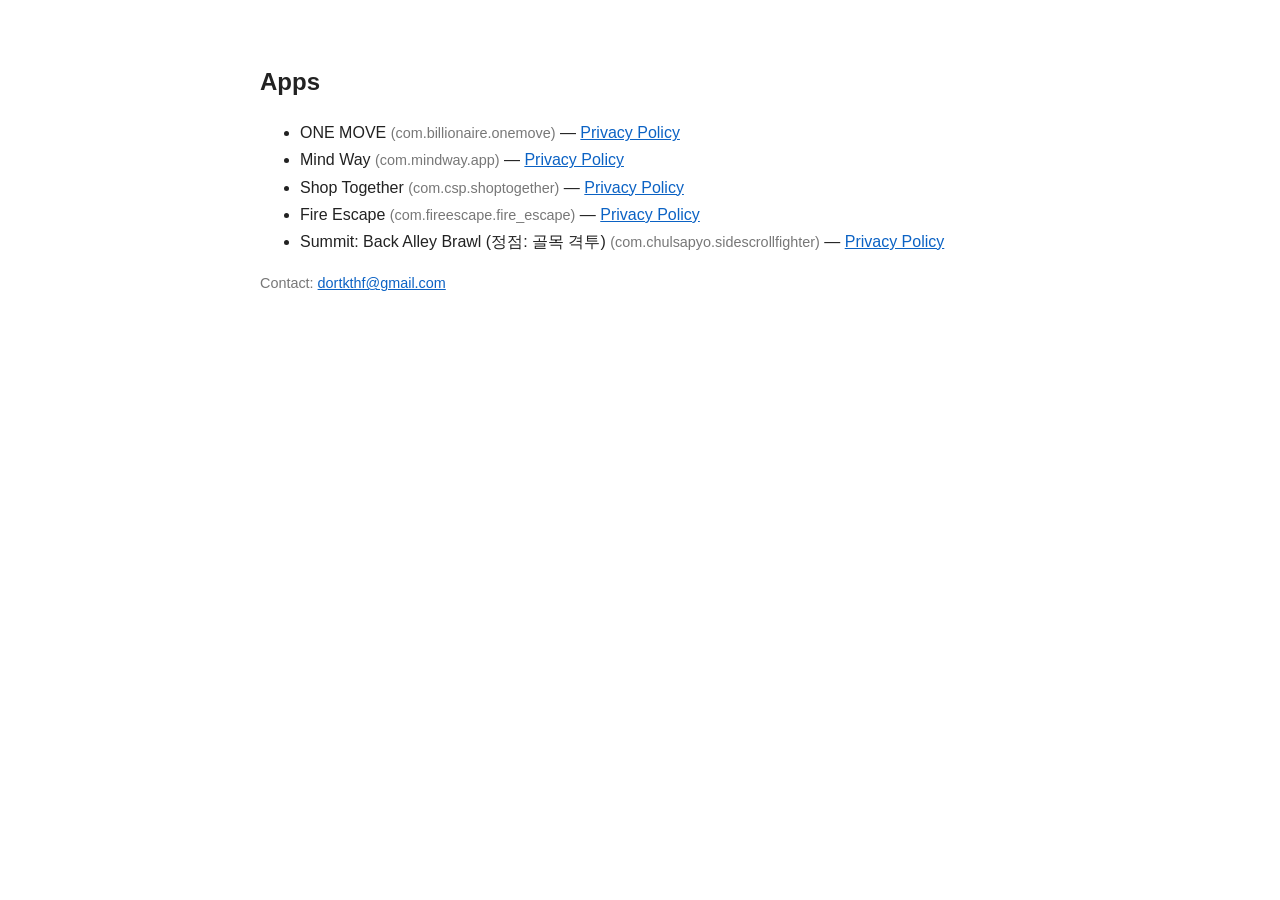
<file: index.html>
<!DOCTYPE html>
<html lang="ko">
<head>
<meta charset="utf-8" />
<meta name="viewport" content="width=device-width, initial-scale=1" />
<title>Apps</title>
<link rel="stylesheet" href="privacy.css" />
</head>
<body>

<h1>Apps</h1>

<!--
  One folder per app, one policy per app. A policy has to describe what that app actually does, and
  these two do not do the same things: ONE MOVE carries AdMob and in-app purchases, Mind Way uses no
  network at all. They are separate documents for that reason.

  ONE MOVE's page is generated from ../privacy.js, which holds the eighteen translations once and
  takes the app name and its ads/iap flags as configuration -- so an app whose data handling matches
  those sections costs one small file. Mind Way's page is standalone, because its data handling does
  not match them; sharing the file would have meant a policy that says things about it that are not
  true.
-->
<ul>
  <li>ONE MOVE <span class="meta">(com.billionaire.onemove)</span>
      &mdash; <a href="one-move/privacy.html">Privacy Policy</a></li>
  <li>Mind Way <span class="meta">(com.mindway.app)</span>
      &mdash; <a href="mindway/privacy.html">Privacy Policy</a></li>
  <li>Shop Together <span class="meta">(com.csp.shoptogether)</span>
      &mdash; <a href="shoptogether/privacy.html">Privacy Policy</a></li>
  <li>Fire Escape <span class="meta">(com.fireescape.fire_escape)</span>
      &mdash; <a href="fireescape/privacy.html">Privacy Policy</a></li>
  <li>Summit: Back Alley Brawl (정점: 골목 격투) <span class="meta">(com.chulsapyo.sidescrollfighter)</span>
      &mdash; <a href="summit/privacy.html">Privacy Policy</a></li>
</ul>

<footer>
  <p class="meta">Contact: <a href="mailto:dortkthf@gmail.com">dortkthf@gmail.com</a></p>
</footer>

</body>
</html>
</file>
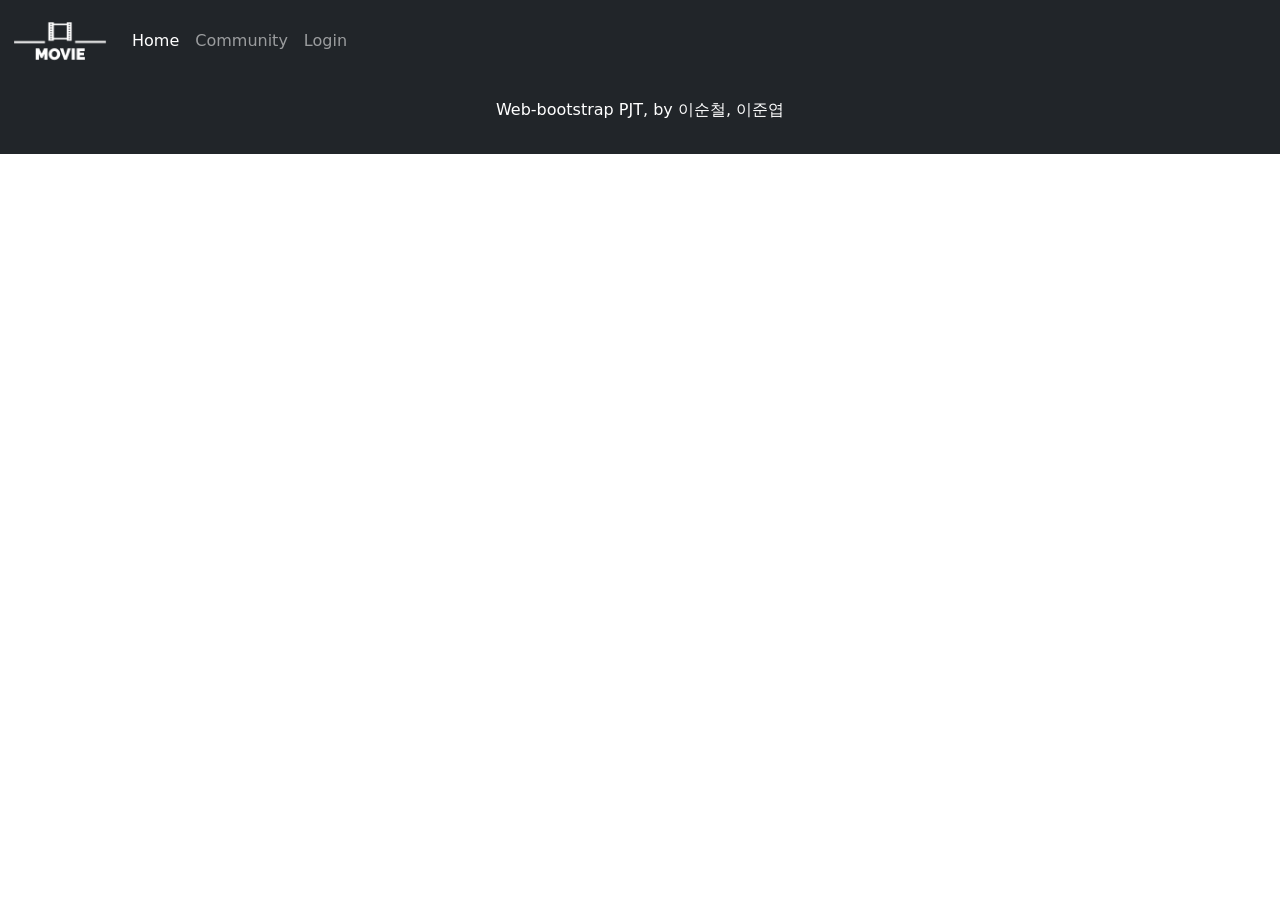
<file: 01_nav_footer.html>
<!DOCTYPE html>
<html lang="ko">
<head>
    <meta charset="UTF-8">
    <meta http-equiv="X-UA-Compatible" content="IE=edge">
    <meta name="viewport" content="width=device-width, initial-scale=1.0">
    <link href="https://cdn.jsdelivr.net/npm/bootstrap@5.2.1/dist/css/bootstrap.min.css" rel="stylesheet" integrity="sha384-iYQeCzEYFbKjA/T2uDLTpkwGzCiq6soy8tYaI1GyVh/UjpbCx/TYkiZhlZB6+fzT" crossorigin="anonymous">
    <title>영화 추천 사이트</title>
    <link rel="icon" href="./images/airplane-fill.png">
</head>
<body>
  <nav class="navbar navbar-expand-lg bg-dark navbar-dark p-0 sticky-top">
    <div class="container-fluid">
      <a class="navbar-brand" href="./index.html">
        <img src="./images/logo.png" alt="MOVIE 로고" style="width: 6rem;">
      </a>
      <button class="navbar-toggler" type="button" data-bs-toggle="collapse" data-bs-target="#navbarNav" aria-controls="navbarNav" aria-expanded="false" aria-label="Toggle navigation">
        <span class="navbar-toggler-icon"></span>
      </button>
      <div class="collapse navbar-collapse" id="navbarNav">
        <ul class="navbar-nav">
          <li class="nav-item">
            <a class="nav-link active" aria-current="page" href="./index.html">Home</a>
          </li>
          <li class="nav-item">
            <a class="nav-link" href="./03_community.html">Community</a>
          </li>
          <li class="nav-item">
            <a class="nav-link" href="#" data-bs-toggle="modal" data-bs-target="#exampleModal">
                Login</a>
          </li>
        </ul>
      </div>
    </div>
  </nav>
  <div class="modal fade" id="exampleModal" tabindex="-1" aria-labelledby="exampleModalLabel" aria-hidden="true">
    <div class="modal-dialog">
        <div class="modal-content">
        <div class="modal-header">
            <h5 class="modal-title" id="exampleModalLabel">Modal title</h5>
            <button type="button" class="btn-close" data-bs-dismiss="modal" aria-label="Close"></button>
        </div>
        <div class="modal-body">
            <form>
                <div class="mb-3">
                  <label for="exampleInputEmail1" class="form-label">Email address</label>
                  <input type="email" class="form-control" id="exampleInputEmail1" aria-describedby="emailHelp">
                  <div id="emailHelp" class="form-text">We'll never share your email with anyone else.</div>
                </div>
                <div class="mb-3">
                  <label for="exampleInputPassword1" class="form-label">Password</label>
                  <input type="password" class="form-control" id="exampleInputPassword1">
                </div>
                <div class="mb-3 form-check">
                  <input type="checkbox" class="form-check-input" id="exampleCheck1">
                  <label class="form-check-label" for="exampleCheck1">Check me out</label>
                </div>
              </form>
        </div>
        <div class="modal-footer">
            <button type="button" class="btn btn-secondary" data-bs-dismiss="modal">Close</button>
            <button type="button" class="btn btn-primary">Submit</button>
        </div>
        </div>
    </div>
  </div>
      <footer class="text-bg-dark">
        <div class="container py-3">
            <p class="text-center">Web-bootstrap PJT, by 이순철, 이준엽</p>
        </div>
      </footer>
      <script src="https://cdn.jsdelivr.net/npm/bootstrap@5.2.1/dist/js/bootstrap.bundle.min.js" integrity="sha384-u1OknCvxWvY5kfmNBILK2hRnQC3Pr17a+RTT6rIHI7NnikvbZlHgTPOOmMi466C8" crossorigin="anonymous"></script>
</body>
</html>
</file>
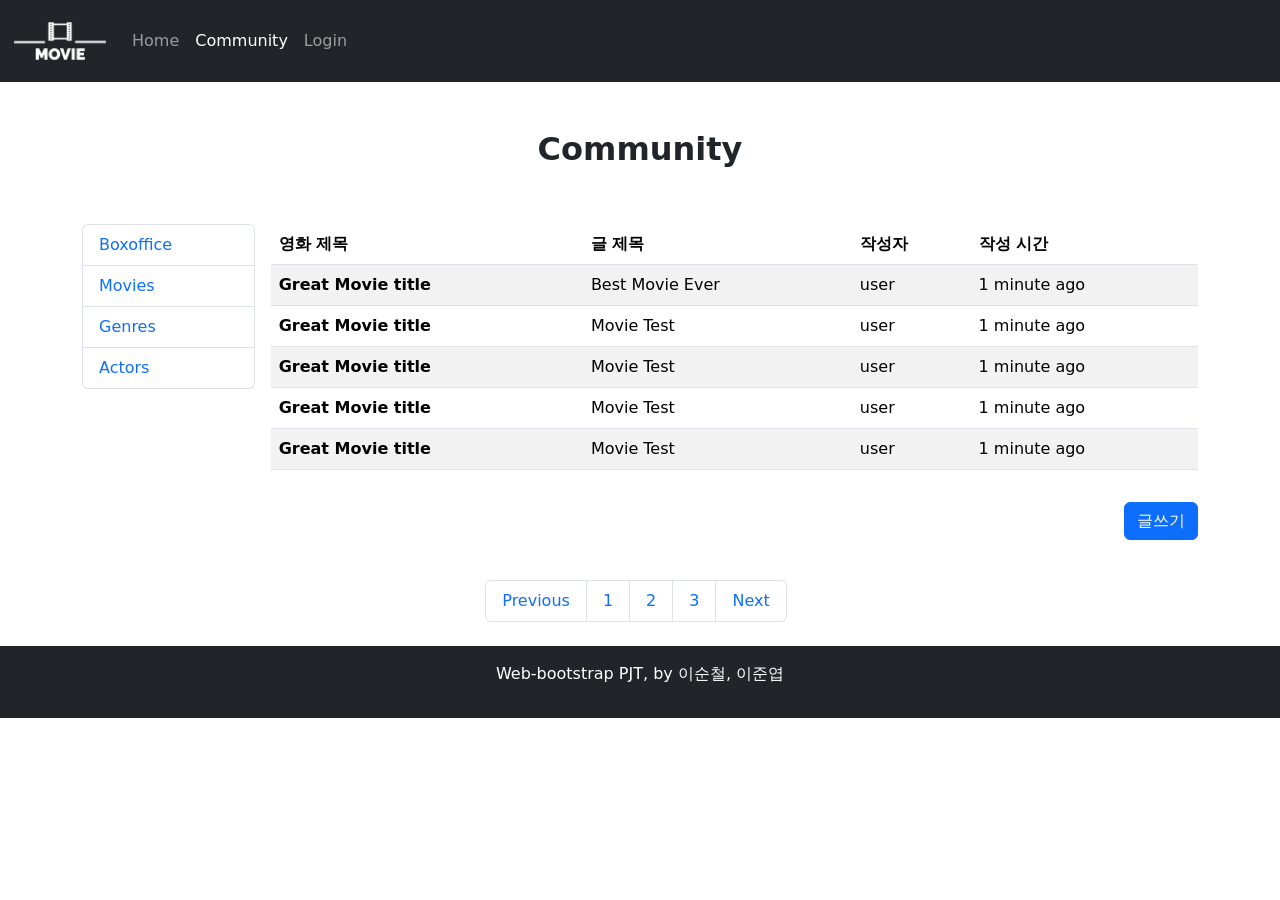
<file: 03_community.html>
<!DOCTYPE html>
<html lang="ko">
<head>
    <meta charset="UTF-8">
    <meta http-equiv="X-UA-Compatible" content="IE=edge">
    <meta name="viewport" content="width=device-width, initial-scale=1.0">
    <link href="https://cdn.jsdelivr.net/npm/bootstrap@5.2.1/dist/css/bootstrap.min.css" rel="stylesheet" integrity="sha384-iYQeCzEYFbKjA/T2uDLTpkwGzCiq6soy8tYaI1GyVh/UjpbCx/TYkiZhlZB6+fzT" crossorigin="anonymous">
    <title>영화 추천 사이트</title>
    <link rel="icon" href="./images/airplane-fill.png">
</head>
<body>
  <nav class="navbar navbar-expand-lg bg-dark navbar-dark p-0 sticky-top">
    <div class="container-fluid">
      <a class="navbar-brand" href="./index.html">
        <img src="./images/logo.png" alt="MOVIE 로고" style="width: 6rem;">
      </a>
      <button class="navbar-toggler" type="button" data-bs-toggle="collapse" data-bs-target="#navbarNav" aria-controls="navbarNav" aria-expanded="false" aria-label="Toggle navigation">
        <span class="navbar-toggler-icon"></span>
      </button>
      <div class="collapse navbar-collapse" id="navbarNav">
        <ul class="navbar-nav">
          <li class="nav-item">
            <a class="nav-link" aria-current="page" href="./index.html">Home</a>
          </li>
          <li class="nav-item">
            <a class="nav-link active" href="./03_community.html">Community</a>
          </li>
          <li class="nav-item">
            <a class="nav-link" href="#" data-bs-toggle="modal" data-bs-target="#exampleModal">
                Login</a>
          </li>
        </ul>
      </div>
    </div>
  </nav>
  <div class="modal fade" id="exampleModal" tabindex="-1" aria-labelledby="exampleModalLabel" aria-hidden="true">
    <div class="modal-dialog">
        <div class="modal-content">
        <div class="modal-header">
            <h5 class="modal-title" id="exampleModalLabel">Modal title</h5>
            <button type="button" class="btn-close" data-bs-dismiss="modal" aria-label="Close"></button>
        </div>
        <div class="modal-body">
            <form>
                <div class="mb-3">
                  <label for="exampleInputEmail1" class="form-label">Email address</label>
                  <input type="email" class="form-control" id="exampleInputEmail1" aria-describedby="emailHelp">
                  <div id="emailHelp" class="form-text">We'll never share your email with anyone else.</div>
                </div>
                <div class="mb-3">
                  <label for="exampleInputPassword1" class="form-label">Password</label>
                  <input type="password" class="form-control" id="exampleInputPassword1">
                </div>
                <div class="mb-3 form-check">
                  <input type="checkbox" class="form-check-input" id="exampleCheck1">
                  <label class="form-check-label" for="exampleCheck1">Check me out</label>
                </div>
              </form>
        </div>
        <div class="modal-footer">
            <button type="button" class="btn btn-secondary" data-bs-dismiss="modal">Close</button>
            <button type="button" class="btn btn-primary">Submit</button>
        </div>
        </div>
    </div>
  </div>
      <section>
        <div class="container">
            <h2 class="fw-bold text-center py-5">Community</h2>
            <div class="row g-3">
                <div class="col-lg-2">
                    <div class="list-group">
                        <a href="#" class="list-group-item list-group-item-action text-primary">Boxoffice</a>
                        <a href="#" class="list-group-item list-group-item-action text-primary">Movies</a>
                        <a href="#" class="list-group-item list-group-item-action text-primary">Genres</a>
                        <a href="#" class="list-group-item list-group-item-action text-primary">Actors</a>
                      </div>
                </div>
                <div class="col-lg-10 d-none d-lg-block">
                    <table class="table table-striped">
                        <thead>
                          <tr class="text-bg-dark">
                            <th scope="col">영화 제목</th>
                            <th scope="col">글 제목</th>
                            <th scope="col">작성자</th>
                            <th scope="col">작성 시간</th>
                          </tr>
                        </thead>
                        <tbody>
                          <tr>
                            <th scope="row">Great Movie title</th>
                            <td>Best Movie Ever</td>
                            <td>user</td>
                            <td>1 minute ago</td>
                          </tr>
                          <tr>
                            <th scope="row">Great Movie title</th>
                            <td>Movie Test</td>
                            <td>user</td>
                            <td>1 minute ago</td>
                          </tr>
                          <tr>
                            <th scope="row">Great Movie title</th>
                            <td>Movie Test</td>
                            <td>user</td>
                            <td>1 minute ago</td>
                          </tr>
                          <tr>
                            <th scope="row">Great Movie title</th>
                            <td>Movie Test</td>
                            <td>user</td>
                            <td>1 minute ago</td>
                          </tr>
                          <tr>
                            <th scope="row">Great Movie title</th>
                            <td>Movie Test</td>
                            <td>user</td>
                            <td>1 minute ago</td>
                          </tr>
                        </tbody>
                      </table>

                </div>
                <div class="col-12 d-block d-lg-none">
                    <div class="card">
                        <div class="card-body">
                          <h5 class="card-title">Best movie Ever</h5>
                          <h6 class="card-subtitle mb-2 text-muted">Great Movie Title</h6>
                          <p class="card-text">user</p>
                          <p class="card-text">1 minute ago</p>
                        </div>
                      </div>
                </div>
                <div class="col-12 d-block d-lg-none">
                    <div class="card">
                        <div class="card-body">
                          <h5 class="card-title">Best movie Ever</h5>
                          <h6 class="card-subtitle mb-2 text-muted">Great Movie Title</h6>
                          <p class="card-text">user</p>
                          <p class="card-text">1 minute ago</p>
                        </div>
                      </div>
                </div>
                <div class="col-12 d-block d-lg-none">
                    <div class="card">
                        <div class="card-body">
                          <h5 class="card-title">Best movie Ever</h5>
                          <h6 class="card-subtitle mb-2 text-muted">Great Movie Title</h6>
                          <p class="card-text">user</p>
                          <p class="card-text">1 minute ago</p>
                        </div>
                      </div>
                </div>
                <div class="col-12 d-block d-lg-none">
                    <div class="card">
                        <div class="card-body">
                          <h5 class="card-title">Best movie Ever</h5>
                          <h6 class="card-subtitle mb-2 text-muted">Great Movie Title</h6>
                          <p class="card-text">user</p>
                          <p class="card-text">1 minute ago</p>
                        </div>
                      </div>
                </div>
                <div class="col-12 d-block d-lg-none">
                    <div class="card">
                        <div class="card-body">
                          <h5 class="card-title">Best movie Ever</h5>
                          <h6 class="card-subtitle mb-2 text-muted">Great Movie Title</h6>
                          <p class="card-text">user</p>
                          <p class="card-text">1 minute ago</p>
                        </div>
                      </div>
                </div>
                  <div class="text-end">
                    <a href="04_form.html" class="btn btn-primary text-end" role="button">글쓰기</a>
                  </div>
                    <ul class="list-group list-group-horizontal justify-content-center py-4">
                        <li class="list-group-item">
                            <a href="#" class="text-decoration-none">Previous</a>
                        </li>
                        <li class="list-group-item">
                            <a href="#" class="text-decoration-none">1</a>
                        </li>
                        <li class="list-group-item">
                            <a href="#" class="text-decoration-none">2</a>
                        </li>
                        <li class="list-group-item">
                            <a href="#" class="text-decoration-none">3</a>
                        </li>
                        <li class="list-group-item">
                            <a href="#" class="text-decoration-none">Next</a>
                        </li> 
                      </ul>
                </div>
            </div>
        </div>
      </section>
      <footer class="text-bg-dark">
        <div class="container py-3">
            <p class="text-center">Web-bootstrap PJT, by 이순철, 이준엽</p>
        </div>
      </footer>
      <script src="https://cdn.jsdelivr.net/npm/bootstrap@5.2.1/dist/js/bootstrap.bundle.min.js" integrity="sha384-u1OknCvxWvY5kfmNBILK2hRnQC3Pr17a+RTT6rIHI7NnikvbZlHgTPOOmMi466C8" crossorigin="anonymous"></script>
</body>
</html>
</file>
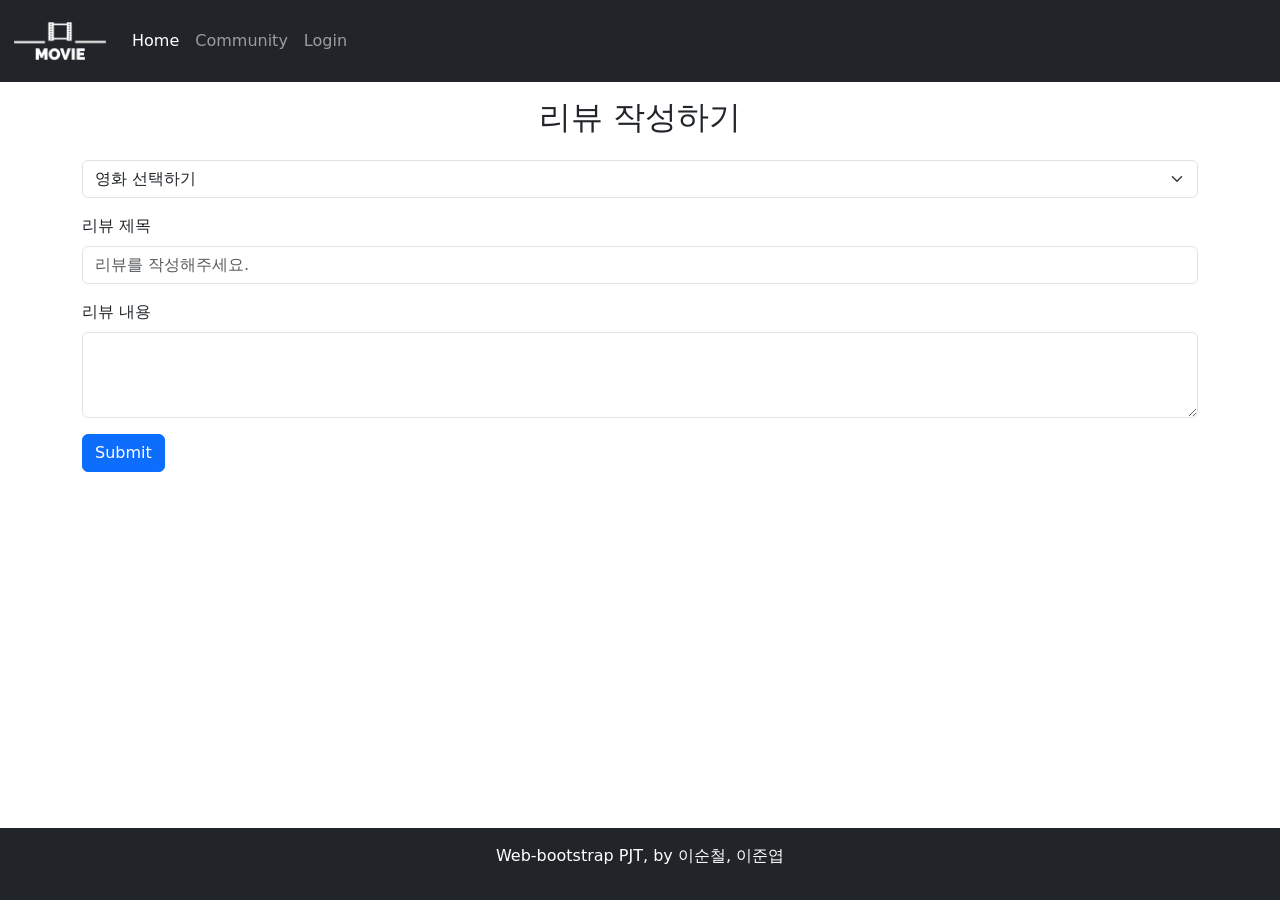
<file: 04_form.html>
<!DOCTYPE html>
<html lang="ko">
<head>
    <meta charset="UTF-8">
    <meta http-equiv="X-UA-Compatible" content="IE=edge">
    <meta name="viewport" content="width=device-width, initial-scale=1.0">
    <link href="https://cdn.jsdelivr.net/npm/bootstrap@5.2.1/dist/css/bootstrap.min.css" rel="stylesheet" integrity="sha384-iYQeCzEYFbKjA/T2uDLTpkwGzCiq6soy8tYaI1GyVh/UjpbCx/TYkiZhlZB6+fzT" crossorigin="anonymous">
    <title>영화 추천 사이트</title>
    <link rel="icon" href="./images/airplane-fill.png">
</head>
<body>
    <nav class="navbar navbar-expand-lg bg-dark navbar-dark p-0 sticky-top">
        <div class="container-fluid">
          <a class="navbar-brand" href="./index.html">
            <img src="./images/logo.png" alt="MOVIE 로고" style="width: 6rem;">
          </a>
          <button class="navbar-toggler" type="button" data-bs-toggle="collapse" data-bs-target="#navbarNav" aria-controls="navbarNav" aria-expanded="false" aria-label="Toggle navigation">
            <span class="navbar-toggler-icon"></span>
          </button>
          <div class="collapse navbar-collapse" id="navbarNav">
            <ul class="navbar-nav">
              <li class="nav-item">
                <a class="nav-link active" aria-current="page" href="./index.html">Home</a>
              </li>
              <li class="nav-item">
                <a class="nav-link" href="./03_community.html">Community</a>
              </li>
              <li class="nav-item">
                <a class="nav-link" href="#" data-bs-toggle="modal" data-bs-target="#exampleModal">
                    Login</a>
              </li>
            </ul>
          </div>
        </div>
      </nav>
      <div class="modal fade" id="exampleModal" tabindex="-1" aria-labelledby="exampleModalLabel" aria-hidden="true">
        <div class="modal-dialog">
            <div class="modal-content">
            <div class="modal-header">
                <h5 class="modal-title" id="exampleModalLabel">Modal title</h5>
                <button type="button" class="btn-close" data-bs-dismiss="modal" aria-label="Close"></button>
            </div>
            <div class="modal-body">
                <form>
                    <div class="mb-3">
                      <label for="exampleInputEmail1" class="form-label">Email address</label>
                      <input type="email" class="form-control" id="exampleInputEmail1" aria-describedby="emailHelp">
                      <div id="emailHelp" class="form-text">We'll never share your email with anyone else.</div>
                    </div>
                    <div class="mb-3">
                      <label for="exampleInputPassword1" class="form-label">Password</label>
                      <input type="password" class="form-control" id="exampleInputPassword1">
                    </div>
                    <div class="mb-3 form-check">
                      <input type="checkbox" class="form-check-input" id="exampleCheck1">
                      <label class="form-check-label" for="exampleCheck1">Check me out</label>
                    </div>
                  </form>
            </div>
            <div class="modal-footer">
                <button type="button" class="btn btn-secondary" data-bs-dismiss="modal">Close</button>
                <button type="button" class="btn btn-primary">Submit</button>
            </div>
            </div>
        </div>
      </div>
      <div class="container">
        <h2 class="text-title text-center py-3">리뷰 작성하기</h2>
        <select class="form-select mb-3" aria-label="Default select example">
          <option selected>영화 선택하기</option>
          <option value="1">쇼생크 탈출</option>
          <option value="2">죽은 시인의 사회</option>
          <option value="3">다크나이트 라이즈</option>
          <option value="4">그랜드 부다페스트 호텔</option>
          <option value="5">her</option>
          <option value="6">위대한 쇼맨</option>
        </select>
        <div class="mb-3">
          <label for="formGroupExampleInput" class="form-label">리뷰 제목</label>
          <input type="text" class="form-control" id="formGroupExampleInput" placeholder="리뷰를 작성해주세요.">
        </div>
        <div class="mb-3">
          <label for="exampleFormControlTextarea1" class="form-label">리뷰 내용</label>
          <textarea class="form-control" id="exampleFormControlTextarea1" rows="3"></textarea>
        </div>
        <div class="">
          <button type="submit" class="btn btn-primary">Submit</button>
        </div>
      </div>
      <footer class="text-bg-dark fixed-bottom">
        <div class="container py-3">
            <p class="text-center">Web-bootstrap PJT, by 이순철, 이준엽</p>
        </div>
      </footer>
      <script src="https://cdn.jsdelivr.net/npm/bootstrap@5.2.1/dist/js/bootstrap.bundle.min.js" integrity="sha384-u1OknCvxWvY5kfmNBILK2hRnQC3Pr17a+RTT6rIHI7NnikvbZlHgTPOOmMi466C8" crossorigin="anonymous"></script>
</body>
</html>
</file>
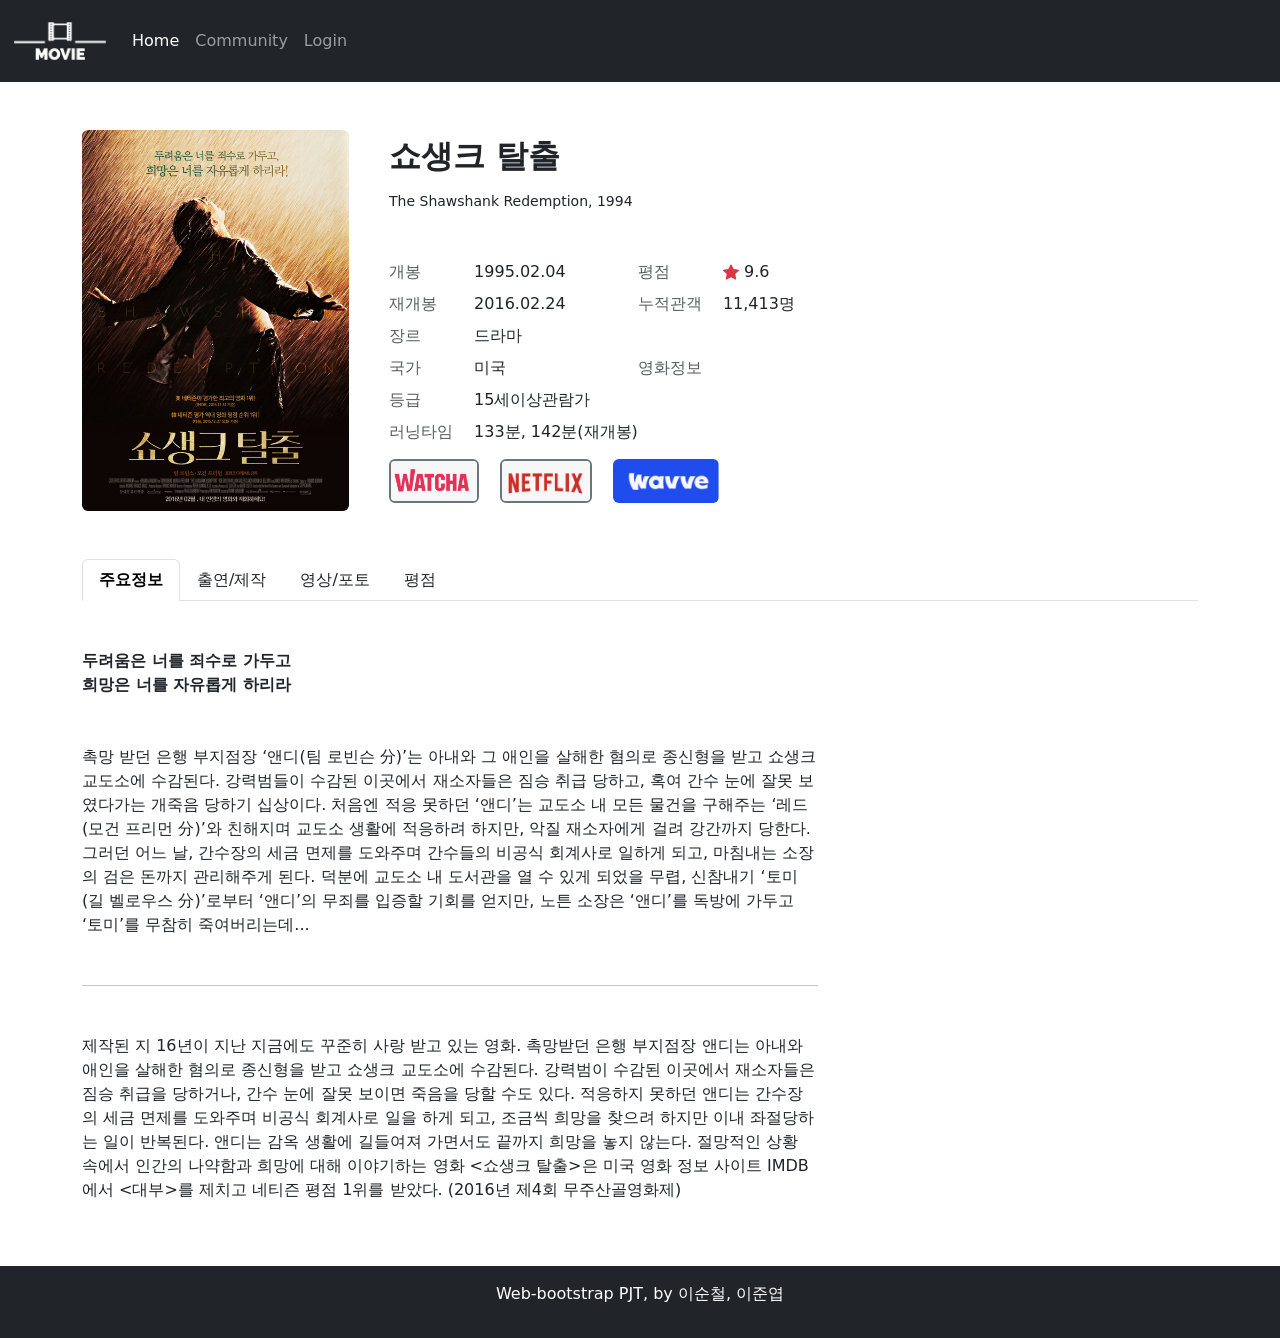
<file: 05_movie.html>
<!DOCTYPE html>
<html lang="ko">
<head>
    <meta charset="UTF-8">
    <meta http-equiv="X-UA-Compatible" content="IE=edge">
    <meta name="viewport" content="width=device-width, initial-scale=1.0">
    <link href="https://cdn.jsdelivr.net/npm/bootstrap@5.2.1/dist/css/bootstrap.min.css" rel="stylesheet" integrity="sha384-iYQeCzEYFbKjA/T2uDLTpkwGzCiq6soy8tYaI1GyVh/UjpbCx/TYkiZhlZB6+fzT" crossorigin="anonymous">
    <title>영화 추천 사이트</title>
    <link rel="icon" href="./images/airplane-fill.png">
</head>
<body>
  <nav class="navbar navbar-expand-lg bg-dark navbar-dark p-0 sticky-top">
    <div class="container-fluid">
      <a class="navbar-brand" href="./index.html">
        <img src="./images/logo.png" alt="MOVIE 로고" style="width: 6rem;">
      </a>
      <button class="navbar-toggler" type="button" data-bs-toggle="collapse" data-bs-target="#navbarNav" aria-controls="navbarNav" aria-expanded="false" aria-label="Toggle navigation">
        <span class="navbar-toggler-icon"></span>
      </button>
      <div class="collapse navbar-collapse" id="navbarNav">
        <ul class="navbar-nav">
          <li class="nav-item">
            <a class="nav-link active" aria-current="page" href="./index.html">Home</a>
          </li>
          <li class="nav-item">
            <a class="nav-link" href="./03_community.html">Community</a>
          </li>
          <li class="nav-item">
            <a class="nav-link" href="#" data-bs-toggle="modal" data-bs-target="#exampleModal">
                Login</a>
          </li>
        </ul>
      </div>
    </div>
  </nav>
  <div class="modal fade" id="exampleModal" tabindex="-1" aria-labelledby="exampleModalLabel" aria-hidden="true">
    <div class="modal-dialog">
        <div class="modal-content">
        <div class="modal-header">
            <h5 class="modal-title" id="exampleModalLabel">Modal title</h5>
            <button type="button" class="btn-close" data-bs-dismiss="modal" aria-label="Close"></button>
        </div>
        <div class="modal-body">
            <form>
                <div class="mb-3">
                  <label for="exampleInputEmail1" class="form-label">Email address</label>
                  <input type="email" class="form-control" id="exampleInputEmail1" aria-describedby="emailHelp">
                  <div id="emailHelp" class="form-text">We'll never share your email with anyone else.</div>
                </div>
                <div class="mb-3">
                  <label for="exampleInputPassword1" class="form-label">Password</label>
                  <input type="password" class="form-control" id="exampleInputPassword1">
                </div>
                <div class="mb-3 form-check">
                  <input type="checkbox" class="form-check-input" id="exampleCheck1">
                  <label class="form-check-label" for="exampleCheck1">Check me out</label>
                </div>
              </form>
        </div>
        <div class="modal-footer">
            <button type="button" class="btn btn-secondary" data-bs-dismiss="modal">Close</button>
            <button type="button" class="btn btn-primary">Submit</button>
        </div>
        </div>
    </div>
  </div>
      <section class="mt-5">
        <div class="container">
          <div class="row g-3">
            <div class="col-12 col-md-3">
              <img class="img-fluid rounded-2 h-100" src="./images/movie1.jpg" alt="쇼생크 탈출">
            </div>
            <div class="col-12 col-md-8 ms-0 ms-md-4 d-flex flex-column justify-content-evenly">
              <h2 class="text-title fw-bold">쇼생크 탈출 </h2>
              <p class="small">The Shawshank Redemption, 1994</p>
              <div class="mt-4 d-flex">
                <div>
                  <dl class="mb-2">
                    <dt class="d-inline-block text-muted fw-normal" style="width: 5rem;">개봉</dt>
                    <dd class="mb-0 d-inline-block">1995.02.04</dd>
                  </dl>
                  <dl class="mb-2">
                    <dt class="d-inline-block text-muted fw-normal" style="width: 5rem;">재개봉</dt>
                    <dd class="mb-0 d-inline-block">2016.02.24</dd>
                  </dl>
                  <dl class="mb-2">
                    <dt class="d-inline-block text-muted fw-normal" style="width: 5rem;">장르</dt>
                    <dd class="mb-0 d-inline-block">드라마</dd>
                  </dl>
                  <dl class="mb-2">
                    <dt class="d-inline-block text-muted fw-normal" style="width: 5rem;">국가</dt>
                    <dd class="mb-0 d-inline-block">미국</dd>
                  </dl>
                  <dl class="mb-2">
                    <dt class="d-inline-block text-muted fw-normal" style="width: 5rem;">등급</dt>
                    <dd class="mb-0 d-inline-block">15세이상관람가</dd>
                  </dl>
                  <dl class="mb-2">
                    <dt class="d-inline-block text-muted fw-normal" style="width: 5rem;">러닝타임</dt>
                    <dd class="mb-0 d-inline-block">133분, 142분(재개봉)</dd>
                  </dl>
                </div>
                <div>
                  <dl class="mb-2">
                    <dt class="d-inline-block text-muted fw-normal" style="width: 5rem;">평점</dt>
                    <dd class="mb-0 d-inline-block"><span class="text-danger">
                      <svg xmlns="http://www.w3.org/2000/svg" width="16" height="16" fill="currentColor" class="bi bi-star-fill" viewBox="0 0 16 16">
                        <path d="M3.612 15.443c-.386.198-.824-.149-.746-.592l.83-4.73L.173 6.765c-.329-.314-.158-.888.283-.95l4.898-.696L7.538.792c.197-.39.73-.39.927 0l2.184 4.327 4.898.696c.441.062.612.636.282.95l-3.522 3.356.83 4.73c.078.443-.36.79-.746.592L8 13.187l-4.389 2.256z"/>
                      </svg>
                    </span>9.6</dd>
                  </dl>
                  <dl class="mb-4">
                    <dt class="d-inline-block text-muted fw-normal" style="width: 5rem;">누적관객</dt>
                    <dd class="mb-0 d-inline-block">11,413명</dd>
                  </dl>
                  <dl class="mb-2 pt-3">
                    <dt class="d-inline-block text-muted fw-normal" style="width: 5rem;">영화정보</dt>
                    <dd class="mb-0 d-inline-block"></dd>
                  </dl>
                </div>
              </div>
              <div >
                <a class="d-inline-block me-3" href="https://watcha.com/contents/mNdKBkO?utm_campaign=metadata&utm_source=kakao&utm_medium=movie">
                  <img src="./images/왓챠.png" class="rounded-2 border-2 border-secondary border" style="width: auto; height: 44px;" alt="">
                </a>
                <a class="d-inline-block me-3" href="https://www.netflix.com/title/70005379">
                  <img src="./images/넷플릭스.png" class="rounded-2 border-2 border-secondary border" style="width: auto; height: 44px;" alt="">
                </a>
                <a class="d-inline-block me-3" href="https://www.wavve.com/player/movie?movieid=MV_CD01_WR0000011371">
                  <img src="./images/웨이브.png" class="rounded-2" style="width: auto; height: 44px;" alt="">
                </a>
              </div>
            </div>
          </div>
        </div>
      </section>
      <section class="mb-5">
        <div class="container mt-5">
          <ul class="nav nav-tabs">
            <li class="nav-item">
              <a class="nav-link active fw-bold" aria-current="page" href="05_movie.html">주요정보</a>
            </li>
            <li class="nav-item">
              <a class="nav-link text-dark" href="#">출연/제작</a>
            </li>
            <li class="nav-item">
              <a class="nav-link text-dark" href="#">영상/포토</a>
            </li>
            <li class="nav-item">
              <a class="nav-link text-dark">평점</a>
            </li>
          </ul>
          <div class="row">
            <div class="col-8">
              <p class="fw-bold my-5">두려움은 너를 죄수로 가두고 <br>희망은 너를 자유롭게 하리라</p>
              <p class="mb-5">촉망 받던 은행 부지점장 ‘앤디(팀 로빈슨 分)’는 아내와 그 애인을 살해한 혐의로 종신형을 받고 쇼생크 교도소에 수감된다. 강력범들이 수감된 이곳에서 재소자들은 짐승 취급 당하고, 혹여 간수 눈에 잘못 보였다가는 개죽음 당하기 십상이다. 처음엔 적응 못하던 ‘앤디’는 교도소 내 모든 물건을 구해주는 ‘레드(모건 프리먼 分)’와 친해지며 교도소 생활에 적응하려 하지만, 악질 재소자에게 걸려 강간까지 당한다.
                그러던 어느 날, 간수장의 세금 면제를 도와주며 간수들의 비공식 회계사로 일하게 되고, 마침내는 소장의 검은 돈까지 관리해주게 된다. 덕분에 교도소 내 도서관을 열 수 있게 되었을 무렵, 신참내기 ‘토미(길 벨로우스 分)’로부터 ‘앤디’의 무죄를 입증할 기회를 얻지만, 노튼 소장은 ‘앤디’를 독방에 가두고 ‘토미’를 무참히 죽여버리는데...</p>
              <hr class="mb-5">
              <p>제작된 지 16년이 지난 지금에도 꾸준히 사랑 받고 있는 영화. 촉망받던 은행 부지점장 앤디는 아내와 애인을 살해한 혐의로 종신형을 받고 쇼생크 교도소에 수감된다. 강력범이 수감된 이곳에서 재소자들은 짐승 취급을 당하거나, 간수 눈에 잘못 보이면 죽음을 당할 수도 있다. 적응하지 못하던 앤디는 간수장의 세금 면제를 도와주며 비공식 회계사로 일을 하게 되고, 조금씩 희망을 찾으려 하지만 이내 좌절당하는 일이 반복된다. 앤디는 감옥 생활에 길들여져 가면서도 끝까지 희망을 놓지 않는다. 절망적인 상황 속에서 인간의 나약함과 희망에 대해 이야기하는 영화 <쇼생크 탈출>은 미국 영화 정보 사이트 IMDB에서 <대부>를 제치고 네티즌 평점 1위를 받았다.
              (2016년 제4회 무주산골영화제)</p>
            </div>
          </div>
        </div>
      </section>
      <footer class="text-bg-dark ">
        <div class="container py-3">
            <p class="text-center">Web-bootstrap PJT, by 이순철, 이준엽</p>
        </div>
      </footer>
      <script src="https://cdn.jsdelivr.net/npm/bootstrap@5.2.1/dist/js/bootstrap.bundle.min.js" integrity="sha384-u1OknCvxWvY5kfmNBILK2hRnQC3Pr17a+RTT6rIHI7NnikvbZlHgTPOOmMi466C8" crossorigin="anonymous"></script>
</body>
</html>
</file>
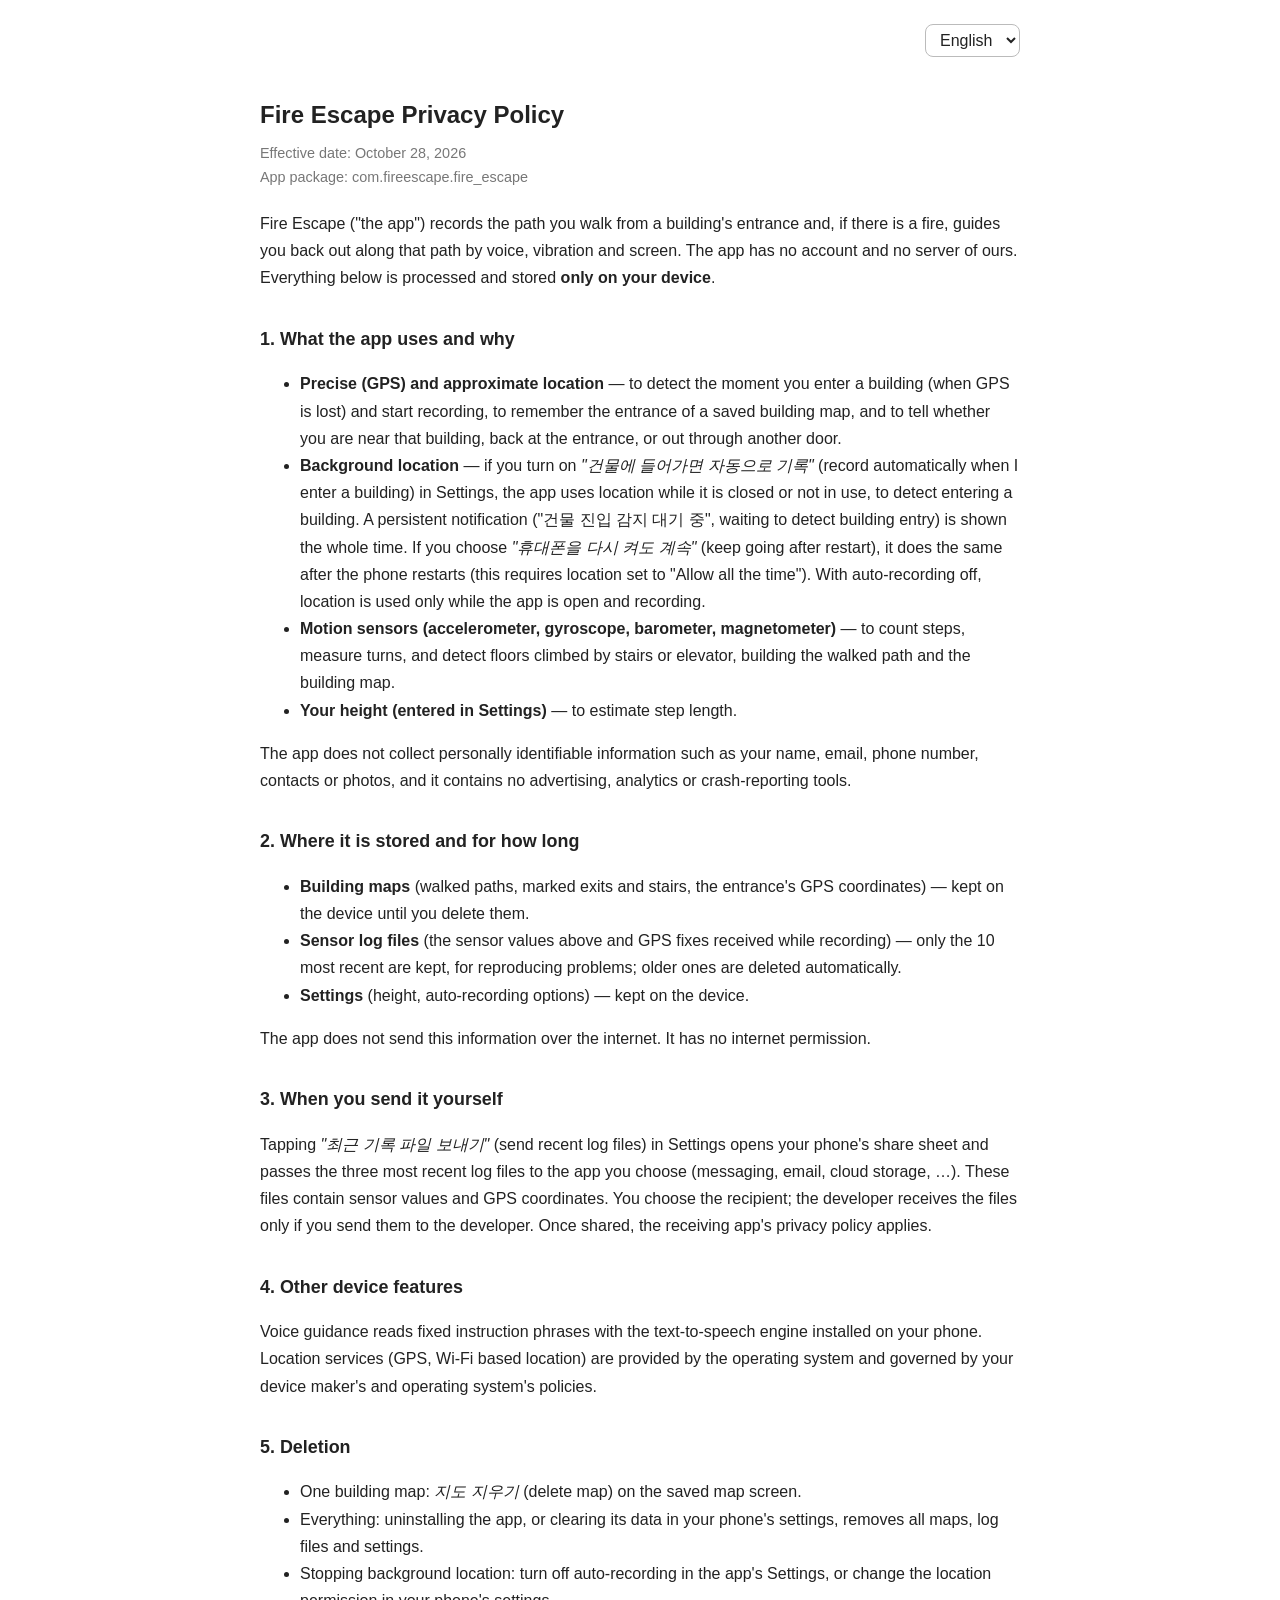
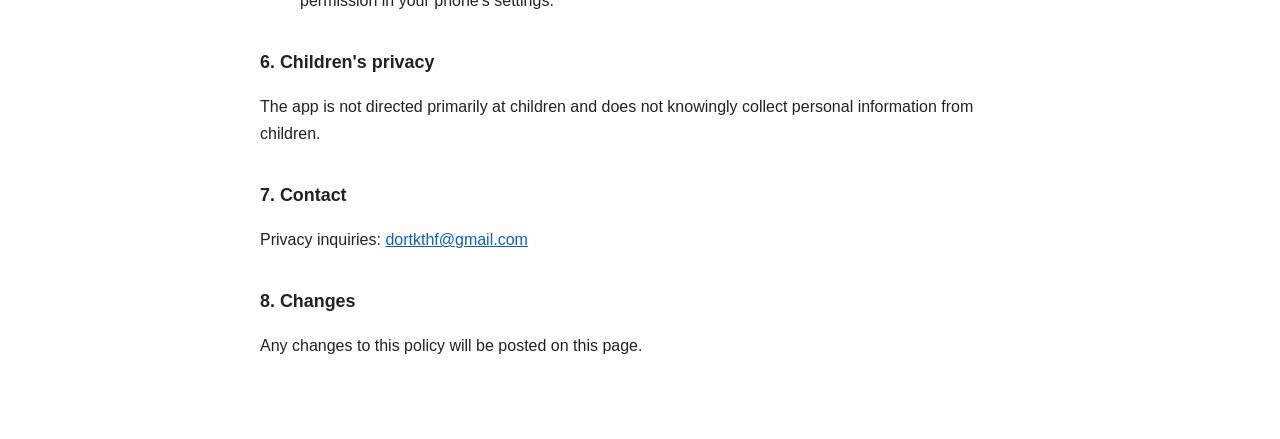
<file: fireescape/privacy.html>
<!DOCTYPE html>
<html lang="ko">
<head>
<meta charset="utf-8" />
<meta name="viewport" content="width=device-width, initial-scale=1" />
<title>Fire Escape 개인정보처리방침</title>
<link rel="stylesheet" href="../privacy.css" />
</head>
<body>

<!--
  ⚠ 이 페이지는 ../privacy.js 를 쓰지 않는다. 그 공용 문안은 '앱 데이터(진행 상황, 설정, 구매한 아이템)'만
  말하고 위치 이야기가 없는데, Fire Escape 는 정밀 위치를 백그라운드에서도 쓰고(자동 기록), 걸은 길과
  건물 입구 좌표를 기기에 남긴다. Play 의 위치 권한 정책은 방침이 그걸 밝히기를 요구한다. 스타일만 공유한다.

  본문은 코드(github.com/dortkthf/fire_escape, 2026-10-28)에서 확인한 실제 동작만 적었다.
  - 네트워크로 보내는 코드가 없다(INTERNET 권한 없음). 광고·분석·비정상 종료 수집 SDK 없음.
  - 밖으로 나가는 길은 하나: 사용자가 [최근 기록 파일 보내기]를 눌러 공유 창에서 직접 고른 곳.
  기능이 바뀌면 이 방침도 같이 고친다.
-->

<div class="langbar">
  <select id="lang" aria-label="Language">
    <option value="ko">한국어</option>
    <option value="en">English</option>
  </select>
</div>

<main>
<!-- ───────────────────────────── 한국어 ───────────────────────────── -->
<section data-lang="ko">
  <h1>Fire Escape 개인정보처리방침</h1>
  <p class="meta">
    <span>시행일: 2026년 10월 28일</span>
    <span>앱 패키지: com.fireescape.fire_escape</span>
  </p>

  <p>Fire Escape(이하 "앱")는 건물 입구에서부터 걸은 길을 기록해 두었다가, 불이 나면 그 길을 되짚어
  출구까지 말·진동·화면으로 안내하는 앱입니다. 앱은 회원가입이 없고 당사 서버가 없으며, 아래 정보는
  모두 <strong>이용자의 기기 안에서만</strong> 처리·저장됩니다.</p>

  <h2>1. 앱이 쓰는 정보와 이유</h2>
  <ul>
    <li><strong>정밀 위치(GPS)와 대략적인 위치</strong> — 건물에 들어간 순간(GPS가 끊기는 때)을 알아내 기록을
        시작하고, 저장한 건물 지도의 입구 위치를 기억하고, 그 건물 근처에 왔는지·입구로 돌아왔는지·다른 문으로
        나왔는지를 판단하는 데 씁니다.</li>
    <li><strong>백그라운드 위치</strong> — 이용자가 설정에서 <em>"건물에 들어가면 자동으로 기록"</em>을 켜면, 앱을
        닫았거나 쓰지 않는 동안에도 건물 진입을 알아내기 위해 위치를 씁니다. 이때는 알림 영역에 "건물 진입 감지 대기
        중" 알림이 늘 떠 있습니다. <em>"휴대폰을 다시 켜도 계속"</em>을 고르면 휴대폰을 다시 켠 뒤에도 같은 목적으로
        씁니다(위치 권한을 '항상 허용'으로 바꿔야 합니다). 끄면 앱이 열려 있고 기록 중일 때만 위치를 씁니다.</li>
    <li><strong>움직임 센서(가속도·자이로·기압·지자기)</strong> — 걸음 수, 몸이 돈 방향, 계단·엘리베이터로 오르내린 층을
        계산해 걸은 길과 건물 지도를 만듭니다.</li>
    <li><strong>키(설정에 입력한 값)</strong> — 보폭을 어림하는 데 씁니다.</li>
  </ul>
  <p>앱은 이름·이메일·전화번호·연락처·사진 등 개인 식별 정보를 수집하지 않으며, 광고·분석·비정상 종료 수집
  도구를 쓰지 않습니다.</p>

  <h2>2. 저장하는 곳과 기간</h2>
  <ul>
    <li><strong>건물 지도</strong>(걸은 길, 표시한 비상구·계단, 입구의 GPS 좌표) — 이용자가 지우기 전까지 기기에
        남습니다.</li>
    <li><strong>센서 기록 파일</strong>(위 센서 값과 기록 중 받은 GPS 좌표) — 문제를 재현하는 데 쓰려고 최근 10개만
        기기에 남기고 그보다 오래된 것은 자동으로 지웁니다.</li>
    <li><strong>설정</strong>(키, 자동 기록 여부) — 기기에 남습니다.</li>
  </ul>
  <p>앱은 이 정보를 인터넷으로 보내지 않습니다. 앱에는 인터넷 접속 권한이 없습니다.</p>

  <h2>3. 이용자가 직접 보낼 때</h2>
  <p>설정의 <em>[최근 기록 파일 보내기]</em>를 누르면 휴대폰의 공유 창이 열리고, 이용자가 고른 앱(카카오톡, 메일,
  드라이브 등)으로 최근 기록 파일 3개가 전달됩니다. 이 파일에는 센서 값과 GPS 좌표가 들어 있습니다. 받는 곳은
  이용자가 정하며, 이용자가 개발자에게 보내지 않는 한 개발자는 그 파일을 받지 못합니다. 전달된 뒤에는 받은 앱의
  개인정보처리방침을 따릅니다.</p>

  <h2>4. 기기의 다른 기능</h2>
  <p>음성 안내는 휴대폰에 설치된 음성 합성(TTS) 엔진으로 정해진 안내 문장만 읽습니다. 휴대폰의 위치 서비스(GPS,
  와이파이 기반 위치)는 운영체제가 제공하며, 그 처리는 기기 제조사·운영체제의 방침을 따릅니다.</p>

  <h2>5. 지우기</h2>
  <ul>
    <li>건물 지도 하나: 앱의 저장된 지도 화면에서 <em>지도 지우기</em>.</li>
    <li>전부: 앱을 삭제하거나, 휴대폰 설정에서 앱 데이터를 삭제하면 지도·기록 파일·설정이 모두 지워집니다.</li>
    <li>백그라운드 위치 사용 중지: 앱의 설정에서 자동 기록을 끄거나, 휴대폰 설정에서 위치 권한을 바꿉니다.</li>
  </ul>

  <h2>6. 아동의 개인정보</h2>
  <p>앱은 아동을 주 대상으로 하지 않으며, 아동의 개인정보를 고의로 수집하지 않습니다.</p>

  <h2>7. 문의</h2>
  <p>개인정보 관련 문의: <a href="mailto:dortkthf@gmail.com">dortkthf@gmail.com</a></p>

  <h2>8. 방침 변경</h2>
  <p>본 방침이 변경되는 경우 이 페이지를 통해 공지합니다.</p>
</section>

<!-- ───────────────────────────── English ───────────────────────────── -->
<section data-lang="en" hidden>
  <h1>Fire Escape Privacy Policy</h1>
  <p class="meta">
    <span>Effective date: October 28, 2026</span>
    <span>App package: com.fireescape.fire_escape</span>
  </p>

  <p>Fire Escape ("the app") records the path you walk from a building's entrance and, if there is a fire,
  guides you back out along that path by voice, vibration and screen. The app has no account and no server of
  ours. Everything below is processed and stored <strong>only on your device</strong>.</p>

  <h2>1. What the app uses and why</h2>
  <ul>
    <li><strong>Precise (GPS) and approximate location</strong> — to detect the moment you enter a building (when GPS is
        lost) and start recording, to remember the entrance of a saved building map, and to tell whether you are near
        that building, back at the entrance, or out through another door.</li>
    <li><strong>Background location</strong> — if you turn on <em>"건물에 들어가면 자동으로 기록"</em> (record automatically when I enter a building) in
        Settings, the app uses location while it is closed or not in use, to detect entering a building. A persistent
        notification ("건물 진입 감지 대기 중", waiting to detect building entry) is shown the whole time. If you choose <em>"휴대폰을 다시 켜도 계속"</em> (keep going after
        restart), it does the same after the phone restarts (this requires location set to "Allow all the time").
        With auto-recording off, location is used only while the app is open and recording.</li>
    <li><strong>Motion sensors (accelerometer, gyroscope, barometer, magnetometer)</strong> — to count steps, measure
        turns, and detect floors climbed by stairs or elevator, building the walked path and the building map.</li>
    <li><strong>Your height (entered in Settings)</strong> — to estimate step length.</li>
  </ul>
  <p>The app does not collect personally identifiable information such as your name, email, phone number, contacts or
  photos, and it contains no advertising, analytics or crash-reporting tools.</p>

  <h2>2. Where it is stored and for how long</h2>
  <ul>
    <li><strong>Building maps</strong> (walked paths, marked exits and stairs, the entrance's GPS coordinates) — kept on
        the device until you delete them.</li>
    <li><strong>Sensor log files</strong> (the sensor values above and GPS fixes received while recording) — only the 10
        most recent are kept, for reproducing problems; older ones are deleted automatically.</li>
    <li><strong>Settings</strong> (height, auto-recording options) — kept on the device.</li>
  </ul>
  <p>The app does not send this information over the internet. It has no internet permission.</p>

  <h2>3. When you send it yourself</h2>
  <p>Tapping <em>"최근 기록 파일 보내기"</em> (send recent log files) in Settings opens your phone's share sheet and passes the three most recent
  log files to the app you choose (messaging, email, cloud storage, …). These files contain sensor values and GPS
  coordinates. You choose the recipient; the developer receives the files only if you send them to the developer.
  Once shared, the receiving app's privacy policy applies.</p>

  <h2>4. Other device features</h2>
  <p>Voice guidance reads fixed instruction phrases with the text-to-speech engine installed on your phone. Location
  services (GPS, Wi-Fi based location) are provided by the operating system and governed by your device maker's and
  operating system's policies.</p>

  <h2>5. Deletion</h2>
  <ul>
    <li>One building map: <em>지도 지우기</em> (delete map) on the saved map screen.</li>
    <li>Everything: uninstalling the app, or clearing its data in your phone's settings, removes all maps, log files
        and settings.</li>
    <li>Stopping background location: turn off auto-recording in the app's Settings, or change the location permission
        in your phone's settings.</li>
  </ul>

  <h2>6. Children's privacy</h2>
  <p>The app is not directed primarily at children and does not knowingly collect personal information from
  children.</p>

  <h2>7. Contact</h2>
  <p>Privacy inquiries: <a href="mailto:dortkthf@gmail.com">dortkthf@gmail.com</a></p>

  <h2>8. Changes</h2>
  <p>Any changes to this policy will be posted on this page.</p>
</section>
</main>

<script>
  // 브라우저 언어로 시작하고, 고른 값은 기억한다(심사자가 영어권이면 영어로 열린다).
  (function () {
    var sel = document.getElementById('lang');
    var saved = null;
    try { saved = localStorage.getItem('privacy-lang'); } catch (e) {}
    var lang = saved || ((navigator.language || 'ko').toLowerCase().indexOf('ko') === 0 ? 'ko' : 'en');

    function show(l) {
      document.querySelectorAll('section[data-lang]').forEach(function (s) {
        s.hidden = s.getAttribute('data-lang') !== l;
      });
      document.documentElement.lang = l;
      sel.value = l;
      try { localStorage.setItem('privacy-lang', l); } catch (e) {}
    }
    sel.addEventListener('change', function () { show(sel.value); });
    show(lang);
  })();
</script>

</body>
</html>
</file>
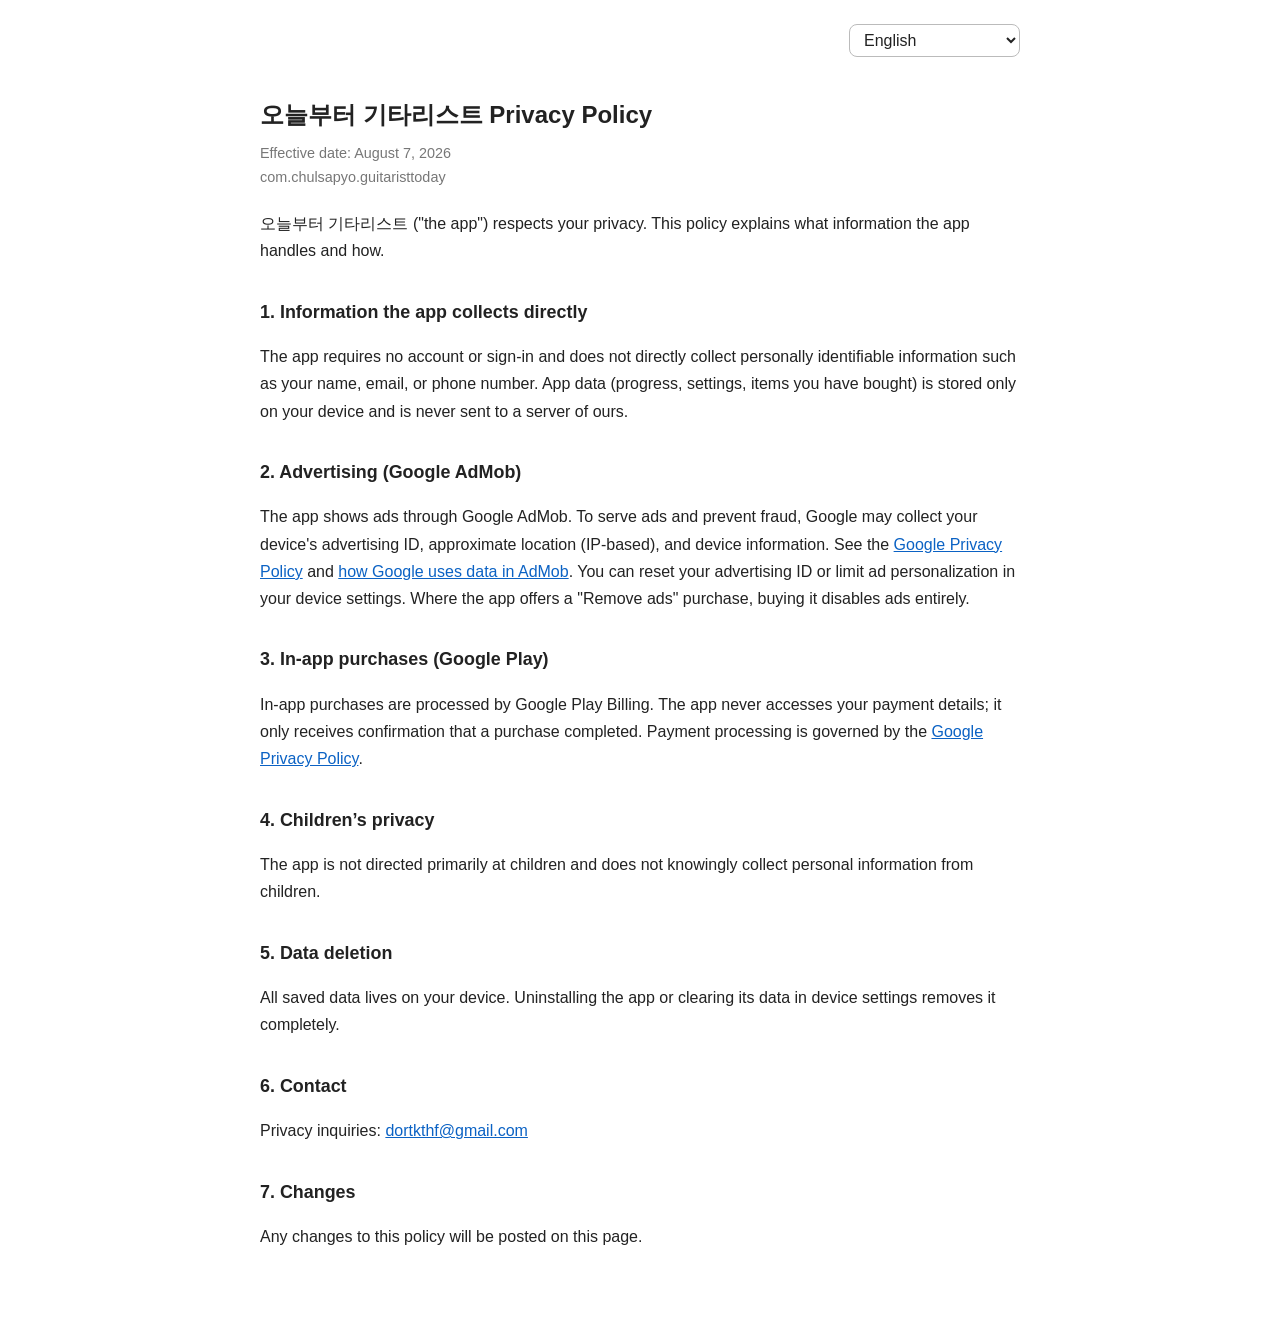
<file: guitarist-today/privacy.html>
<!DOCTYPE html>
<html lang="en">
<head>
<meta charset="utf-8" />
<meta name="viewport" content="width=device-width, initial-scale=1" />
<title>오늘부터 기타리스트 Privacy Policy</title>
<link rel="stylesheet" href="../privacy.css" />
</head>
<body>

<div class="langbar">
  <select id="lang" aria-label="Language"></select>
</div>
<main id="content"></main>

<!--
  Per-app configuration. The app shows AdMob interstitial and rewarded ads and sells lifetime passes
  and coin packs through Google Play Billing, keeps progress on the device only, and has no account.
-->
<script>
  window.APP = { name: '오늘부터 기타리스트', id: 'com.chulsapyo.guitaristtoday', ads: true, iap: true };
</script>
<script src="../privacy.js"></script>

</body>
</html>
</file>
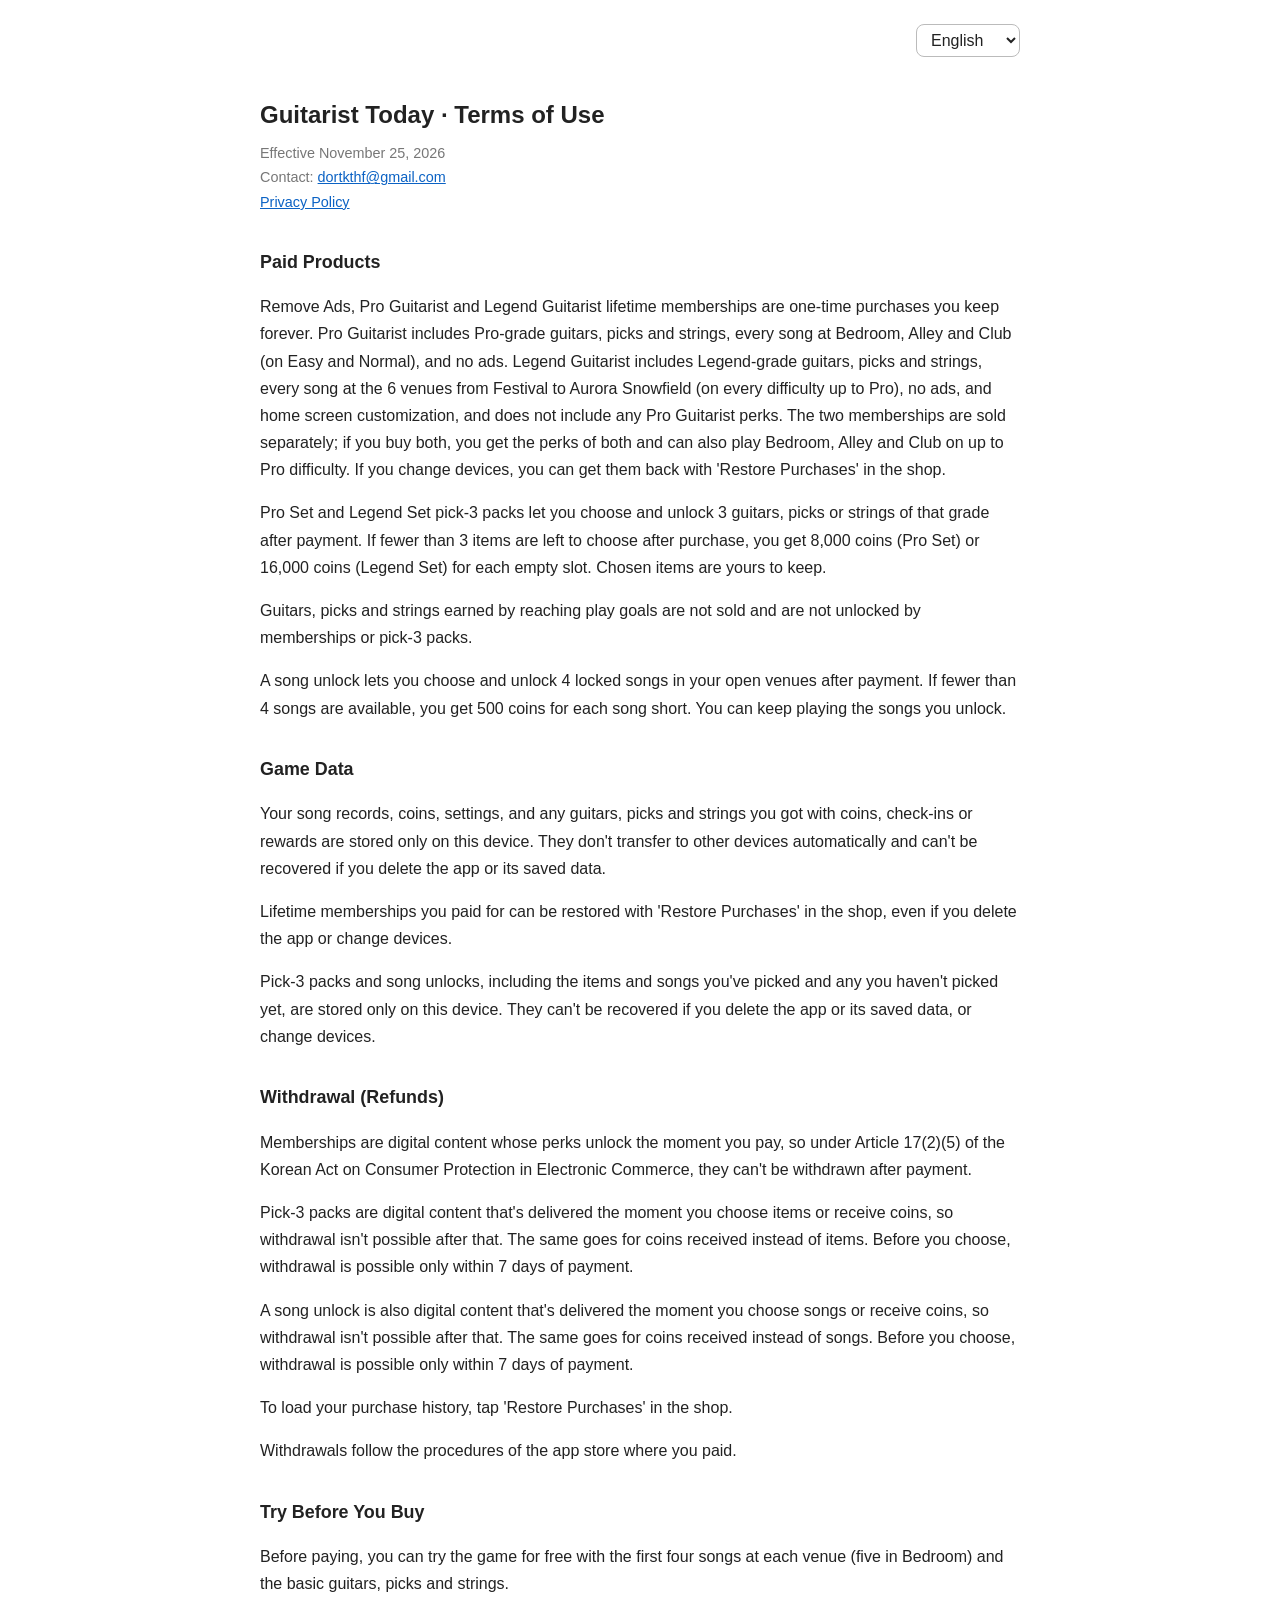
<file: guitarist-today/terms.html>
<!DOCTYPE html>
<html lang="ko">
<head>
<meta charset="utf-8" />
<meta name="viewport" content="width=device-width, initial-scale=1" />
<title>오늘부터 기타리스트 이용약관 / Terms of Service</title>
<link rel="stylesheet" href="../privacy.css" />
</head>
<body>

<div class="langbar">
  <select id="lang" aria-label="Language"><option value="ko">한국어</option><option value="en">English</option><option value="ja">日本語</option><option value="zh">中文</option><option value="es">Español</option><option value="fr">Français</option><option value="ar">العربية</option></select>
</div>
<main id="content">
<section lang="ko" dir="ltr" hidden>
<h1>오늘부터 기타리스트 · 이용약관</h1>
<p class="meta"><span>시행일: 2026년 11월 25일</span><span>문의: <a href="mailto:dortkthf@gmail.com">dortkthf@gmail.com</a></span><span><a href="privacy.html">개인정보처리방침</a></span></p>
<h2>유료 상품</h2>
<p>광고 제거·프로기타리스트·전설기타리스트 평생 멤버십은 한 번 결제하면 계속 쓰는 상품이에요. 프로기타리스트에는 프로 등급 기타·피크·기타줄, 내 방·골목·클럽의 모든 곡(입문·보통 난이도), 광고 없음이 들어 있어요. 전설기타리스트에는 전설 등급 기타·피크·기타줄, 페스티벌~오로라 설원 6곳의 모든 곡(프로 난이도까지 모든 난이도), 광고 없음, 첫 화면 디자인 바꾸기가 들어 있고, 프로기타리스트의 혜택은 들어 있지 않아요. 두 멤버십은 따로 사고, 둘 다 사면 두 혜택을 모두 쓰며 내 방·골목·클럽도 프로 난이도까지 쳐요. 기기를 바꾸면 상점의 &#x27;구매 내역 되찾기&#x27;로 다시 받을 수 있어요.</p>
<p>프로세트·전설세트 선택꾸러미는 결제한 뒤 그 등급의 기타·피크·기타줄 중 3개를 골라 여는 상품이에요. 산 뒤에 고를 물건이 3개보다 적어지면 모자란 칸마다 프로세트는 8,000코인, 전설세트는 16,000코인을 드려요. 고른 물건은 계속 써요.</p>
<p>플레이 목표를 이뤄야 받는 기타·피크·기타줄은 팔지 않고, 멤버십이나 선택꾸러미로도 열리지 않아요.</p>
<p>곡 개방은 결제한 뒤 열린 공연장에서 잠긴 곡 4곡을 골라 여는 상품이에요. 고를 곡이 4곡보다 적으면 남은 곡마다 500코인을 드려요. 연 곡은 계속 칠 수 있어요.</p>
<h2>게임 기록</h2>
<p>곡 기록, 코인, 코인이나 출석·보상으로 얻은 기타·피크·기타줄, 설정은 지금 쓰는 기기에만 보관해요. 다른 기기로 저절로 옮겨지지 않고, 앱이나 앱의 저장 데이터를 지우면 되찾을 수 없어요.</p>
<p>결제로 산 평생 멤버십은 앱을 지우거나 기기를 바꿔도 상점의 &#x27;구매 내역 되찾기&#x27;로 다시 받을 수 있어요.</p>
<p>선택꾸러미와 곡 개방은 고른 물건과 곡, 아직 고르지 않은 것 모두 지금 쓰는 기기에만 보관해요. 앱이나 앱의 저장 데이터를 지우거나 기기를 바꾸면 되찾을 수 없어요.</p>
<h2>청약철회(환불)</h2>
<p>멤버십은 결제하는 순간 혜택이 열리는 디지털콘텐츠라, 「전자상거래법」 제17조 제2항 제5호에 따라 결제 뒤에는 청약철회를 할 수 없어요.</p>
<p>선택꾸러미는 물건을 고르거나 코인을 받는 순간 들어오는 디지털콘텐츠라 그 뒤에는 청약철회를 할 수 없어요. 물건 대신 받은 코인도 같아요. 고르기 전이라면 결제한 날부터 7일 안에만 할 수 있어요.</p>
<p>곡 개방도 곡을 고르거나 코인을 받는 순간 들어오는 디지털콘텐츠라 그 뒤에는 청약철회를 할 수 없어요. 곡 대신 받은 코인도 같아요. 고르기 전이라면 결제한 날부터 7일 안에만 할 수 있어요.</p>
<p>상품의 구매 내역을 불러오려면 상점의 &#x27;구매 내역 되찾기&#x27;를 눌러 주세요.</p>
<p>청약철회는 결제한 앱마켓의 절차를 따라요.</p>
<h2>무료로 먼저 해 보기</h2>
<p>결제 전에 공연장마다 처음 네 곡(내 방은 다섯 곡)과 기본 기타·피크·기타줄로 게임을 무료로 해 볼 수 있어요.</p>
</section>
<section lang="en" dir="ltr" hidden>
<h1>Guitarist Today · Terms of Use</h1>
<p class="meta"><span>Effective November 25, 2026</span><span>Contact: <a href="mailto:dortkthf@gmail.com">dortkthf@gmail.com</a></span><span><a href="privacy.html">Privacy Policy</a></span></p>
<h2>Paid Products</h2>
<p>Remove Ads, Pro Guitarist and Legend Guitarist lifetime memberships are one-time purchases you keep forever. Pro Guitarist includes Pro-grade guitars, picks and strings, every song at Bedroom, Alley and Club (on Easy and Normal), and no ads. Legend Guitarist includes Legend-grade guitars, picks and strings, every song at the 6 venues from Festival to Aurora Snowfield (on every difficulty up to Pro), no ads, and home screen customization, and does not include any Pro Guitarist perks. The two memberships are sold separately; if you buy both, you get the perks of both and can also play Bedroom, Alley and Club on up to Pro difficulty. If you change devices, you can get them back with &#x27;Restore Purchases&#x27; in the shop.</p>
<p>Pro Set and Legend Set pick-3 packs let you choose and unlock 3 guitars, picks or strings of that grade after payment. If fewer than 3 items are left to choose after purchase, you get 8,000 coins (Pro Set) or 16,000 coins (Legend Set) for each empty slot. Chosen items are yours to keep.</p>
<p>Guitars, picks and strings earned by reaching play goals are not sold and are not unlocked by memberships or pick-3 packs.</p>
<p>A song unlock lets you choose and unlock 4 locked songs in your open venues after payment. If fewer than 4 songs are available, you get 500 coins for each song short. You can keep playing the songs you unlock.</p>
<h2>Game Data</h2>
<p>Your song records, coins, settings, and any guitars, picks and strings you got with coins, check-ins or rewards are stored only on this device. They don&#x27;t transfer to other devices automatically and can&#x27;t be recovered if you delete the app or its saved data.</p>
<p>Lifetime memberships you paid for can be restored with &#x27;Restore Purchases&#x27; in the shop, even if you delete the app or change devices.</p>
<p>Pick-3 packs and song unlocks, including the items and songs you&#x27;ve picked and any you haven&#x27;t picked yet, are stored only on this device. They can&#x27;t be recovered if you delete the app or its saved data, or change devices.</p>
<h2>Withdrawal (Refunds)</h2>
<p>Memberships are digital content whose perks unlock the moment you pay, so under Article 17(2)(5) of the Korean Act on Consumer Protection in Electronic Commerce, they can&#x27;t be withdrawn after payment.</p>
<p>Pick-3 packs are digital content that&#x27;s delivered the moment you choose items or receive coins, so withdrawal isn&#x27;t possible after that. The same goes for coins received instead of items. Before you choose, withdrawal is possible only within 7 days of payment.</p>
<p>A song unlock is also digital content that&#x27;s delivered the moment you choose songs or receive coins, so withdrawal isn&#x27;t possible after that. The same goes for coins received instead of songs. Before you choose, withdrawal is possible only within 7 days of payment.</p>
<p>To load your purchase history, tap &#x27;Restore Purchases&#x27; in the shop.</p>
<p>Withdrawals follow the procedures of the app store where you paid.</p>
<h2>Try Before You Buy</h2>
<p>Before paying, you can try the game for free with the first four songs at each venue (five in Bedroom) and the basic guitars, picks and strings.</p>
</section>
<section lang="ja" dir="ltr" hidden>
<h1>今日からギタリスト · 利用規約</h1>
<p class="meta"><span>施行日: 2026年11月25日</span><span>お問い合わせ: <a href="mailto:dortkthf@gmail.com">dortkthf@gmail.com</a></span><span><a href="privacy.html">プライバシーポリシー</a></span></p>
<h2>有料商品</h2>
<p>広告削除・プロギタリスト・レジェンドギタリストの永久メンバーシップは、一度購入するとずっと使える商品です。プロギタリストには、プロ級のギター・ピック・弦、自分の部屋・路地裏・クラブの全曲（初級・ふつうの難易度）、広告なしが含まれます。レジェンドギタリストには、レジェンド級のギター・ピック・弦、フェスティバル〜オーロラ雪原の6会場の全曲（プロまですべての難易度）、広告なし、ホーム画面のデザイン変更が含まれ、プロギタリストの特典は含まれません。2つのメンバーシップは別々に購入するもので、両方購入すると両方の特典をすべて使え、自分の部屋・路地裏・クラブもプロ難易度まで弾けます。機種変更をした場合は、ショップの「購入を復元」からもう一度受け取れます。</p>
<p>プロセット・レジェンドセットのセレクトパックは、決済後にその等級のギター・ピック・弦から3個を選んで開く商品です。購入後に選べるアイテムが3個より少なくなった場合は、足りない枠1つにつき、プロセットは8,000コイン、レジェンドセットは16,000コインをお渡しします。選んだアイテムはずっと使えます。</p>
<p>プレイ目標の達成でもらえるギター・ピック・弦は販売しておらず、メンバーシップや選択パックでも開きません。</p>
<p>楽曲解放は、決済後に解放済みの会場で未解放の曲を4曲選んで解放する商品です。選べる曲が4曲より少ない場合は、足りない1曲につき500コインをお渡しします。解放した曲はずっと弾けます。</p>
<h2>ゲームデータ</h2>
<p>曲の記録、コイン、設定、そしてコインやログインボーナス・報酬で手に入れたギター・ピック・弦は、いま使っている端末にだけ保存されます。ほかの端末へ自動では移らず、アプリやアプリの保存データを消すと元に戻せません。</p>
<p>購入した永久メンバーシップは、アプリを消したり端末を変えたりしても、ショップの「購入を復元」でもう一度受け取れます。</p>
<p>セレクトパックと楽曲解放は、選んだアイテムや曲も、まだ選んでいないものも、いま使っている端末にだけ保存されます。アプリやアプリの保存データを消したり、端末を変えたりすると元に戻せません。</p>
<h2>申込みの撤回(返金)</h2>
<p>メンバーシップは購入した瞬間に特典が有効になるデジタルコンテンツのため、「電子商取引法」第17条第2項第5号により、購入後は申込みの撤回ができません。</p>
<p>セレクトパックは、アイテムを選ぶかコインを受け取った時点で提供されるデジタルコンテンツのため、その後は申込みの撤回ができません。アイテムの代わりに受け取ったコインも同様です。選ぶ前であれば、決済日から7日以内に限り撤回できます。</p>
<p>楽曲解放も、曲を選ぶかコインを受け取った時点で提供されるデジタルコンテンツのため、その後は申込みの撤回ができません。曲の代わりに受け取ったコインも同様です。選ぶ前であれば、決済日から7日以内に限り撤回できます。</p>
<p>購入履歴を読み込むには、ショップの「購入を復元」をタップしてください。</p>
<p>申込みの撤回は、決済したアプリストアの手続きに従います。</p>
<h2>まずは無料でお試し</h2>
<p>購入前に、各会場の最初の4曲(自分の部屋は5曲)と基本のギター・ピック・弦で、ゲームを無料でお試しいただけます。</p>
</section>
<section lang="zh" dir="ltr" hidden>
<h1>今天起当吉他手 · 用户协议</h1>
<p class="meta"><span>生效日期：2026年11月25日</span><span>联系方式: <a href="mailto:dortkthf@gmail.com">dortkthf@gmail.com</a></span><span><a href="privacy.html">隐私政策</a></span></p>
<h2>付费商品</h2>
<p>去广告、专业吉他手、传奇吉他手终身会员为一次付款、永久使用的商品。专业吉他手包含专业级吉他·拨片·琴弦、我的房间·小巷·俱乐部的全部歌曲（入门·普通难度）、无广告。传奇吉他手包含传奇级吉他·拨片·琴弦、音乐节~极光雪原6个舞台的全部歌曲（直到专业难度的所有难度）、无广告、更换首页设计，不包含专业吉他手的权益。两种会员需分别购买，两种都购买即可使用两者的全部权益，我的房间·小巷·俱乐部也能弹到专业难度。更换设备后，可通过商店的“恢复购买”重新获取。</p>
<p>专业套装、传奇套装自选礼包是付款后从对应等级的吉他、拨片、琴弦中挑选3件解锁的商品。购买后若可选物品不足3件，每缺一格，专业套装发放8,000金币，传奇套装发放16,000金币。已选物品可永久使用。</p>
<p>达成游玩目标才能获得的吉他、拨片和琴弦不出售，会员和自选礼包也无法解锁。</p>
<p>歌曲解锁是付款后从已开放的舞台中挑选4首未解锁歌曲进行解锁的商品。可选歌曲不足4首时，每差一首发放500金币。已解锁的歌曲可一直弹奏。</p>
<h2>游戏记录</h2>
<p>歌曲记录、金币、设置，以及用金币、签到或奖励获得的吉他、拨片和琴弦，只保存在当前设备上。它们不会自动转移到其他设备，删除应用或应用的存储数据后无法找回。</p>
<p>付费购买的终身会员，即使删除应用或更换设备，也可以通过商店的“恢复购买”重新领取。</p>
<p>自选礼包和歌曲解锁，无论是已选的物品和歌曲，还是尚未挑选的，都只保存在当前设备上。删除应用或应用的存储数据，或更换设备后，均无法找回。</p>
<h2>撤销购买（退款）</h2>
<p>会员属于付款即刻开通权益的数字内容，根据韩国《电子商务法》第17条第2款第5项，付款后无法撤销购买。</p>
<p>自选礼包属于在挑选物品或领取金币时即到账的数字内容，此后无法撤销购买。代替物品领取的金币同样适用。挑选之前，仅可在付款之日起7天内撤销购买。</p>
<p>歌曲解锁同样属于在选歌或领取金币时即到账的数字内容，此后无法撤销购买。代替歌曲领取的金币同样适用。选歌之前，仅可在付款之日起7天内撤销购买。</p>
<p>如需加载购买记录，请点击商店中的“恢复购买”。</p>
<p>撤销购买需按照付款所用应用商店的流程办理。</p>
<h2>先免费试玩</h2>
<p>付款前，可以用每个舞台的前四首歌（我的房间为前五首）及基础吉他、拨片、琴弦免费试玩。</p>
</section>
<section lang="es" dir="ltr" hidden>
<h1>Guitarrista desde hoy · Términos de uso</h1>
<p class="meta"><span>Vigente desde el 25 de noviembre de 2026</span><span>Contacto: <a href="mailto:dortkthf@gmail.com">dortkthf@gmail.com</a></span><span><a href="privacy.html">Política de privacidad</a></span></p>
<h2>Productos de pago</h2>
<p>Las membresías de por vida Quitar anuncios, Guitarrista Pro y Guitarrista Leyenda se pagan una vez y se usan para siempre. Guitarrista Pro incluye guitarras, púas y cuerdas de nivel Pro, todos los temas de Mi cuarto, Callejón y Club (en Fácil y Normal) y juego sin anuncios. Guitarrista Leyenda incluye guitarras, púas y cuerdas de nivel Leyenda, todos los temas de los 6 escenarios de Festival a Tundra boreal (en todas las dificultades, hasta Pro), juego sin anuncios y la opción de cambiar el diseño de inicio, y no incluye ninguna ventaja de Guitarrista Pro. Las dos membresías se compran por separado y, si compras ambas, tienes las ventajas de las dos y también puedes tocar Mi cuarto, Callejón y Club hasta la dificultad Pro. Si cambias de dispositivo, puedes recuperarlas con «Restaurar compras» en la tienda.</p>
<p>Los packs Pro y Leyenda a elegir son productos con los que, tras pagar, eliges y desbloqueas 3 guitarras, púas o cuerdas de ese nivel. Si después de la compra quedan menos de 3 artículos para elegir, por cada casilla que falte te damos 8000 monedas en el Pack Pro y 16 000 monedas en el Pack Leyenda. Los artículos elegidos se usan para siempre.</p>
<p>Las guitarras, púas y cuerdas que se ganan al cumplir metas de juego no se venden y no se desbloquean con membresías ni con packs de 3.</p>
<p>El desbloqueo de temas es un producto con el que, tras pagar, eliges 4 temas bloqueados de los escenarios abiertos y los desbloqueas. Si quedan menos de 4 temas para elegir, te damos 500 monedas por cada tema que falte. Los temas desbloqueados se pueden tocar para siempre.</p>
<h2>Datos del juego</h2>
<p>Tus récords de temas, tus monedas, tus ajustes y las guitarras, púas y cuerdas que conseguiste con monedas, con la racha o como premio se guardan solo en este dispositivo. No pasan solos a otro dispositivo y no se pueden recuperar si borras la app o sus datos guardados.</p>
<p>Las membresías de por vida que pagaste se pueden recuperar con «Restaurar compras» en la tienda, aunque borres la app o cambies de dispositivo.</p>
<p>Los packs a elegir y los desbloqueos de temas, tanto lo que ya elegiste como lo que aún no, se guardan solo en este dispositivo. No se pueden recuperar si borras la app o sus datos guardados, o si cambias de dispositivo.</p>
<h2>Desistimiento (reembolso)</h2>
<p>La membresía es contenido digital cuyas ventajas se activan en el momento del pago, por lo que, conforme al artículo 17, apartado 2, punto 5 de la Ley de Protección del Consumidor en el Comercio Electrónico de Corea, no se puede ejercer el desistimiento después del pago.</p>
<p>Los packs a elegir son contenido digital que se entrega en el momento en que eliges los artículos o recibes las monedas, por lo que después no se puede ejercer el desistimiento. Lo mismo ocurre con las monedas recibidas en lugar de artículos. Antes de elegir, solo puedes hacerlo dentro de los 7 días siguientes a la fecha de pago.</p>
<p>El desbloqueo de temas también es contenido digital que se entrega en el momento en que eliges los temas o recibes las monedas, por lo que después no se puede ejercer el desistimiento. Lo mismo ocurre con las monedas recibidas en lugar de temas. Antes de elegir, solo puedes hacerlo dentro de los 7 días siguientes a la fecha de pago.</p>
<p>Para cargar tu historial de compras, toca «Restaurar compras» en la tienda.</p>
<p>El desistimiento sigue el procedimiento de la tienda de aplicaciones donde pagaste.</p>
<h2>Pruébalo gratis primero</h2>
<p>Antes de pagar, puedes probar el juego gratis con los cuatro primeros temas de cada escenario (cinco en Mi cuarto) y con la guitarra, la púa y las cuerdas básicas.</p>
</section>
<section lang="fr" dir="ltr" hidden>
<h1>Guitariste dès aujourd’hui · Conditions d’utilisation</h1>
<p class="meta"><span>En vigueur depuis le 25 novembre 2026</span><span>Contact: <a href="mailto:dortkthf@gmail.com">dortkthf@gmail.com</a></span><span><a href="privacy.html">Politique de confidentialité</a></span></p>
<h2>Produits payants</h2>
<p>Les accès à vie Sans pub, Guitariste Pro et Guitariste de légende se paient une seule fois et restent actifs pour toujours. Guitariste Pro comprend les guitares, médiators et cordes de la gamme Pro, tous les morceaux de Ma chambre, Ruelle et Club (en Facile et Normal) et le jeu sans pub. Guitariste de légende comprend les guitares, médiators et cordes de la gamme Légende, tous les morceaux des 6 scènes de Festival à Plaine boréale (dans toutes les difficultés jusqu’à Pro), le jeu sans pub et la personnalisation de l’accueil, sans aucun avantage de Guitariste Pro. Les deux accès s’achètent séparément, et si tu achètes les deux, tu profites des avantages des deux et peux aussi jouer Ma chambre, Ruelle et Club jusqu’en difficulté Pro. Si tu changes d’appareil, tu peux les récupérer avec « Récupérer mes achats » dans la boutique.</p>
<p>Les packs au choix Pro et Légende te permettent, après paiement, de choisir 3 objets parmi les guitares, médiators et cordes de leur gamme pour les débloquer. Si, après l’achat, il reste moins de 3 objets à choisir, chaque case manquante te rapporte 8 000 pièces avec le pack Pro et 16 000 pièces avec le pack Légende. Les objets choisis restent à toi pour toujours.</p>
<p>Les guitares, médiators et cordes obtenus en atteignant des objectifs de jeu ne sont pas vendus et ne sont débloqués ni par les abonnements ni par les packs au choix.</p>
<p>Le déblocage de morceaux te permet, après paiement, de choisir 4 morceaux verrouillés dans les scènes ouvertes pour les débloquer. S’il y a moins de 4 morceaux à choisir, tu reçois 500 pièces par morceau manquant. Les morceaux débloqués restent jouables pour toujours.</p>
<h2>Données de jeu</h2>
<p>Les records des morceaux, les pièces, les guitares, médiators et cordes obtenus avec des pièces, la connexion quotidienne ou des récompenses, ainsi que les réglages, sont enregistrés uniquement sur cet appareil. Ils ne sont pas transférés automatiquement sur un autre appareil et ne peuvent pas être récupérés si tu supprimes l’appli ou ses données enregistrées.</p>
<p>Les accès à vie achetés peuvent être récupérés avec « Récupérer mes achats » dans la boutique, même si tu supprimes l’appli ou changes d’appareil.</p>
<p>Les packs au choix et les déblocages de morceaux, qu’il s’agisse des objets et morceaux déjà choisis ou de ceux pas encore choisis, sont enregistrés uniquement sur cet appareil. Ils ne peuvent pas être récupérés si tu supprimes l’appli ou ses données enregistrées, ou si tu changes d’appareil.</p>
<h2>Rétractation (remboursement)</h2>
<p>Les accès sont des contenus numériques dont les avantages s’activent dès le paiement : conformément à l’article 17, alinéa 2, 5° de la loi coréenne sur la protection des consommateurs dans le commerce électronique, la rétractation n’est plus possible après le paiement.</p>
<p>Les packs au choix sont des contenus numériques livrés dès que tu choisis les objets ou reçois les pièces : la rétractation n’est plus possible ensuite. Il en va de même pour les pièces reçues à la place des objets. Tant que tu n’as pas choisi, tu peux te rétracter, mais uniquement dans les 7 jours suivant le paiement.</p>
<p>Le déblocage de morceaux est lui aussi un contenu numérique livré dès que tu choisis les morceaux ou reçois les pièces : la rétractation n’est plus possible ensuite. Il en va de même pour les pièces reçues à la place des morceaux. Tant que tu n’as pas choisi, tu peux te rétracter, mais uniquement dans les 7 jours suivant le paiement.</p>
<p>Pour charger ton historique d’achats, touche « Récupérer mes achats » dans la boutique.</p>
<p>La rétractation suit la procédure de la boutique d’applications où tu as payé.</p>
<h2>Essayer gratuitement</h2>
<p>Avant tout achat, tu peux essayer le jeu gratuitement avec les quatre premiers morceaux de chaque scène (cinq dans Ma chambre) et la guitare, le médiator et les cordes de base.</p>
</section>
<section lang="ar" dir="rtl" hidden>
<h1>عازف الجيتار من اليوم · شروط الاستخدام</h1>
<p class="meta"><span>يسري اعتبارًا من 25 نوفمبر 2026</span><span>للتواصل: <a href="mailto:dortkthf@gmail.com">dortkthf@gmail.com</a></span><span><a href="privacy.html">سياسة الخصوصية</a></span></p>
<h2>المنتجات المدفوعة</h2>
<p>عضويات إزالة الإعلانات وعازف جيتار محترف وعازف جيتار أسطوري مدى الحياة منتجات تدفع ثمنها مرة واحدة وتستخدمها للأبد. تشمل عضوية عازف جيتار محترف جيتارات وريشات وأوتار فئة المحترف، وكل أغاني غرفتي والزقاق والنادي (بمستويي سهل وعادي)، واللعب بلا إعلانات. وتشمل عضوية عازف جيتار أسطوري جيتارات وريشات وأوتار الفئة الأسطورية، وكل أغاني المسارح الستة من المهرجان إلى ثلوج الشفق (بكل المستويات حتى مستوى محترف)، واللعب بلا إعلانات، وتغيير تصميم الشاشة الرئيسية، ولا تشمل أي ميزة من ميزات عازف جيتار محترف. تُشترى العضويتان كلٌّ على حدة، وإذا اشتريت الاثنتين تحصل على ميزات كلتيهما ويمكنك أيضًا عزف غرفتي والزقاق والنادي حتى مستوى محترف. وإذا غيّرت جهازك، يمكنك استعادتها من «استعادة المشتريات» في المتجر.</p>
<p>حزمتا اختيار طقم المحترف والطقم الأسطوري منتجان تختار بعد دفعهما 3 من جيتارات وريشات وأوتار تلك الفئة لتفتحها. إذا أصبحت الأغراض المتاحة للاختيار أقل من 3 بعد الشراء، نعطيك عن كل خانة ناقصة 8,000 عملة في طقم المحترف و16,000 عملة في الطقم الأسطوري. تستخدم الأغراض التي اخترتها للأبد.</p>
<p>الجيتارات والريش والأوتار التي تُكسب بتحقيق أهداف اللعب لا تُباع، ولا تفتحها العضويات أو حزم الاختيار.</p>
<p>فتح الأغاني منتج تختار بعد دفعه 4 أغانٍ مقفلة من المسارح المفتوحة لتفتحها. إذا كانت الأغاني المتاحة للاختيار أقل من 4، نعطيك 500 عملة عن كل أغنية ناقصة. وتبقى الأغاني التي فتحتها متاحة للعزف دائمًا.</p>
<h2>بيانات اللعبة</h2>
<p>سجلات الأغاني والعملات والإعدادات، وكذلك الجيتارات والريش والأوتار التي حصلت عليها بالعملات أو الحضور أو المكافآت، تُحفظ على هذا الجهاز فقط. لا تنتقل تلقائيًا إلى جهاز آخر، ولا يمكن استرجاعها إذا حذفت التطبيق أو بياناته المحفوظة.</p>
<p>العضويات مدى الحياة التي دفعت ثمنها يمكن استعادتها من «استعادة المشتريات» في المتجر، حتى بعد حذف التطبيق أو تغيير الجهاز.</p>
<p>حزم الاختيار وفتح الأغاني، سواء الأغراض والأغاني التي اخترتها أو التي لم تخترها بعد، تُحفظ على هذا الجهاز فقط. ولا يمكن استرجاعها إذا حذفت التطبيق أو بياناته المحفوظة أو غيّرت الجهاز.</p>
<h2>إلغاء الشراء (الاسترداد)</h2>
<p>العضوية محتوى رقمي تُفتح مزاياه لحظة الدفع، لذا لا يمكن إلغاء الشراء بعد الدفع وفقًا للبند 5 من الفقرة 2 من المادة 17 من «قانون التجارة الإلكترونية» الكوري.</p>
<p>حزمة الاختيار محتوى رقمي يصلك لحظة اختيار الأغراض أو استلام العملات، لذا لا يمكن إلغاء الشراء بعد ذلك. وينطبق هذا أيضًا على العملات المستلمة بدل الأغراض. وقبل الاختيار، يمكن الإلغاء خلال 7 أيام فقط من تاريخ الدفع.</p>
<p>فتح الأغاني محتوى رقمي يصلك لحظة اختيار الأغاني أو استلام العملات، لذا لا يمكن إلغاء الشراء بعد ذلك. وينطبق هذا أيضًا على العملات المستلمة بدل الأغاني. وقبل الاختيار، يمكن الإلغاء خلال 7 أيام فقط من تاريخ الدفع.</p>
<p>لتحميل سجل مشترياتك، اضغط «استعادة المشتريات» في المتجر.</p>
<p>يتبع إلغاء الشراء إجراءات متجر التطبيقات الذي دفعت فيه.</p>
<h2>جرّب مجانًا أولًا</h2>
<p>قبل الدفع، يمكنك تجربة اللعبة مجانًا بأول أربع أغانٍ في كل مسرح (وخمس أغانٍ في غرفتي) وبالجيتار والريشة والأوتار الأساسية.</p>
</section>
</main>

<!--
  오늘부터 기타리스트(com.chulsapyo.guitaristtoday)의 이용약관이에요. 게임 안 이용약관 창(src/screens/Terms.tsx)과
  같은 글이고 번역도 게임 것을 그대로 써요. 게임 약관이 바뀌면 guitarist-today의 make-terms 스크립트로 다시 만들어요.
-->
<script>
  const select = document.getElementById('lang');
  const codes = [...select.options].map((o) => o.value);
  const pick = (code) => {
    document.querySelectorAll('#content > section').forEach((s) => (s.hidden = s.lang !== code));
    document.documentElement.lang = code;
    select.value = code;
  };
  const wanted = (new URLSearchParams(location.search).get('lang') || navigator.language || 'ko').slice(0, 2).toLowerCase();
  pick(codes.includes(wanted) ? wanted : 'en');
  select.addEventListener('change', () => pick(select.value));
</script>

</body>
</html>
</file>
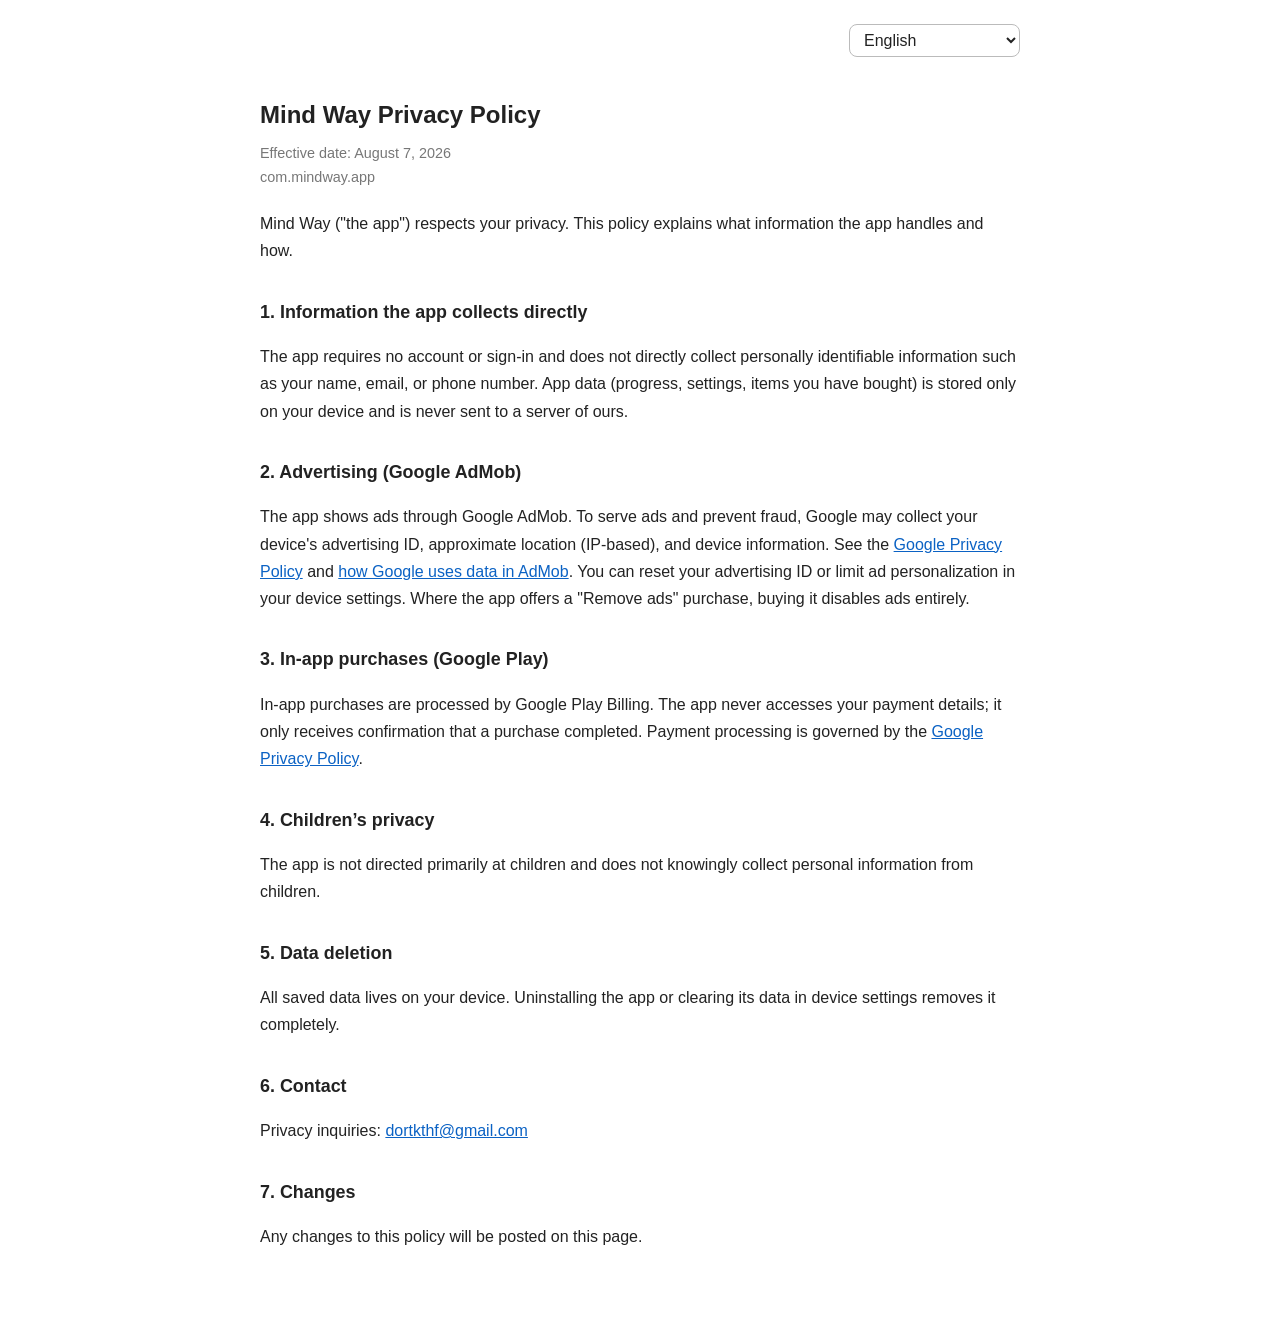
<file: mindway/privacy.html>
<!DOCTYPE html>
<html lang="en">
<head>
<meta charset="utf-8" />
<meta name="viewport" content="width=device-width, initial-scale=1" />
<title>Mind Way Privacy Policy</title>
<link rel="stylesheet" href="../privacy.css" />
</head>
<body>

<div class="langbar">
  <select id="lang" aria-label="Language"></select>
</div>
<main id="content"></main>

<!--
  Per-app configuration. `ads` and `iap` stay true for the same reason they do in ONE MOVE: the
  AdMob SDK and the Play Billing library are both still bundled in the app. The banner is switched
  off in the current build (MonetizationProvider.enabled == false) and the "remove ads" product is
  not live yet, but the switch is meant to be flipped back, and under-disclosing is the worse of the
  two mistakes -- a policy that promises less than the binary can do is the one that gets flagged.
-->
<script>
  window.APP = { name: 'Mind Way', id: 'com.mindway.app', ads: true, iap: true };
</script>
<script src="../privacy.js"></script>

</body>
</html>
</file>
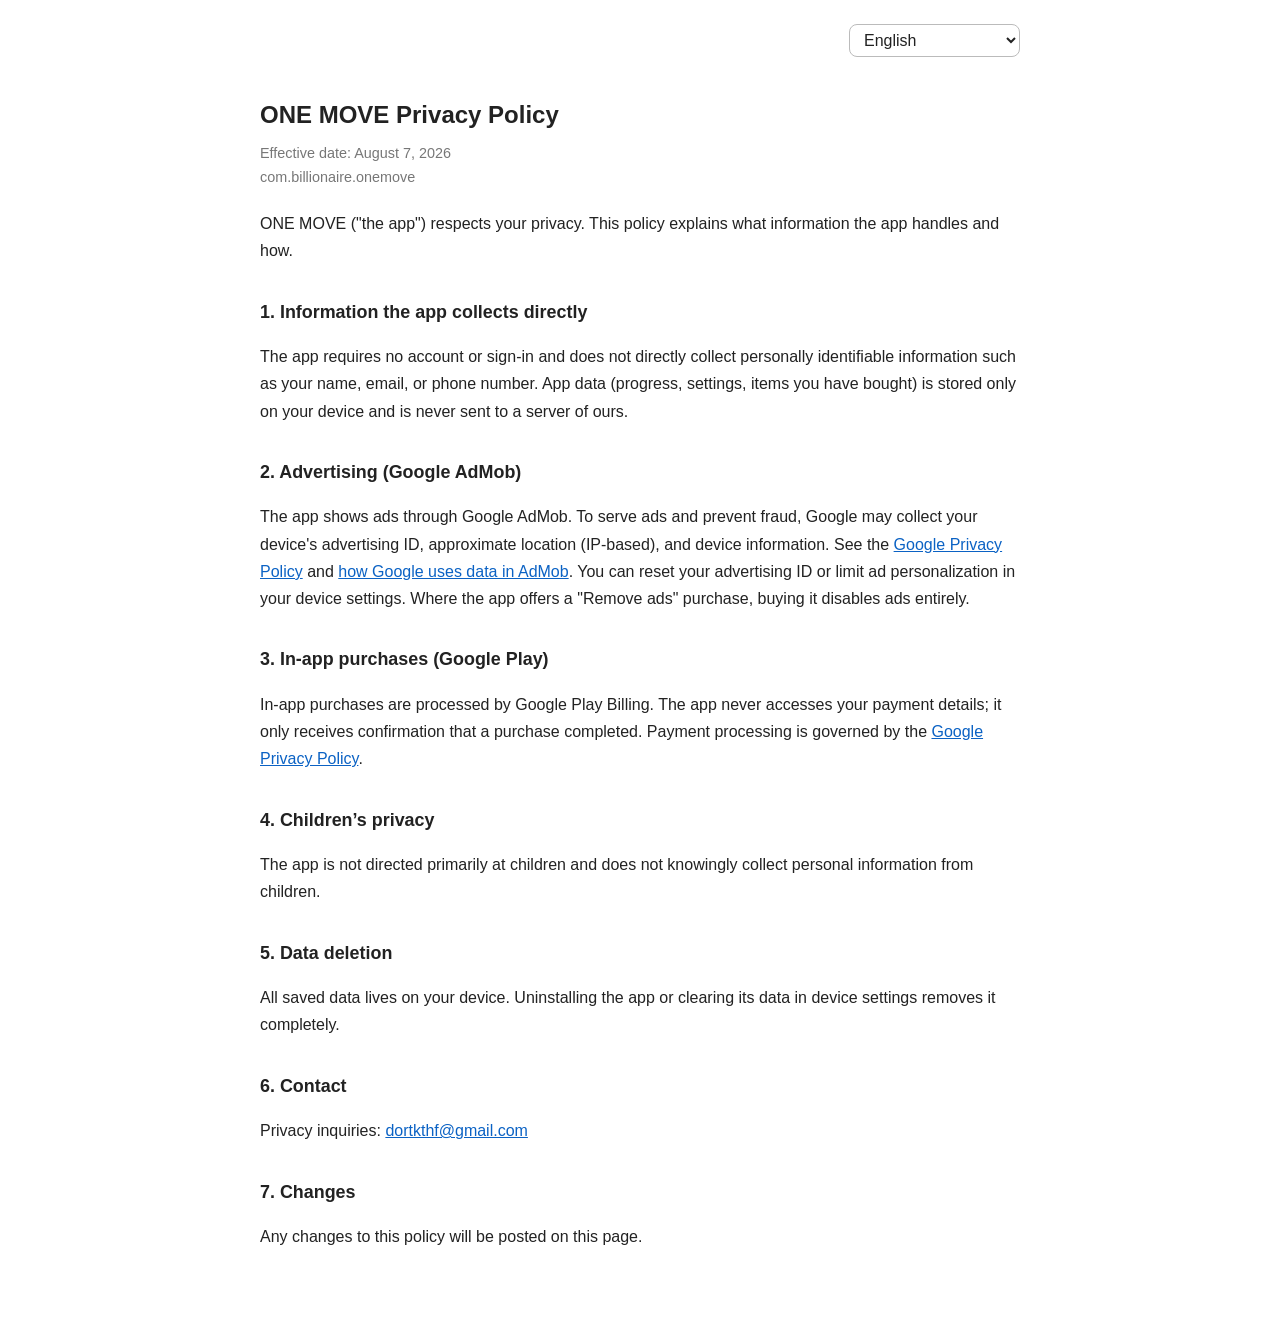
<file: one-move/privacy.html>
<!DOCTYPE html>
<html lang="en">
<head>
<meta charset="utf-8" />
<meta name="viewport" content="width=device-width, initial-scale=1" />
<title>ONE MOVE Privacy Policy</title>
<link rel="stylesheet" href="../privacy.css" />
</head>
<body>

<div class="langbar">
  <select id="lang" aria-label="Language"></select>
</div>
<main id="content"></main>

<!--
  The whole per-app configuration. `ads` stays true while the AdMob SDK ships in the app: the
  interstitials are switched off in the current build, but the SDK is still bundled and the switch is
  meant to be flipped back, and a policy that under-discloses is the worse mistake of the two.
-->
<script>
  window.APP = { name: 'ONE MOVE', id: 'com.billionaire.onemove', ads: true, iap: true };
</script>
<script src="../privacy.js"></script>

</body>
</html>
</file>
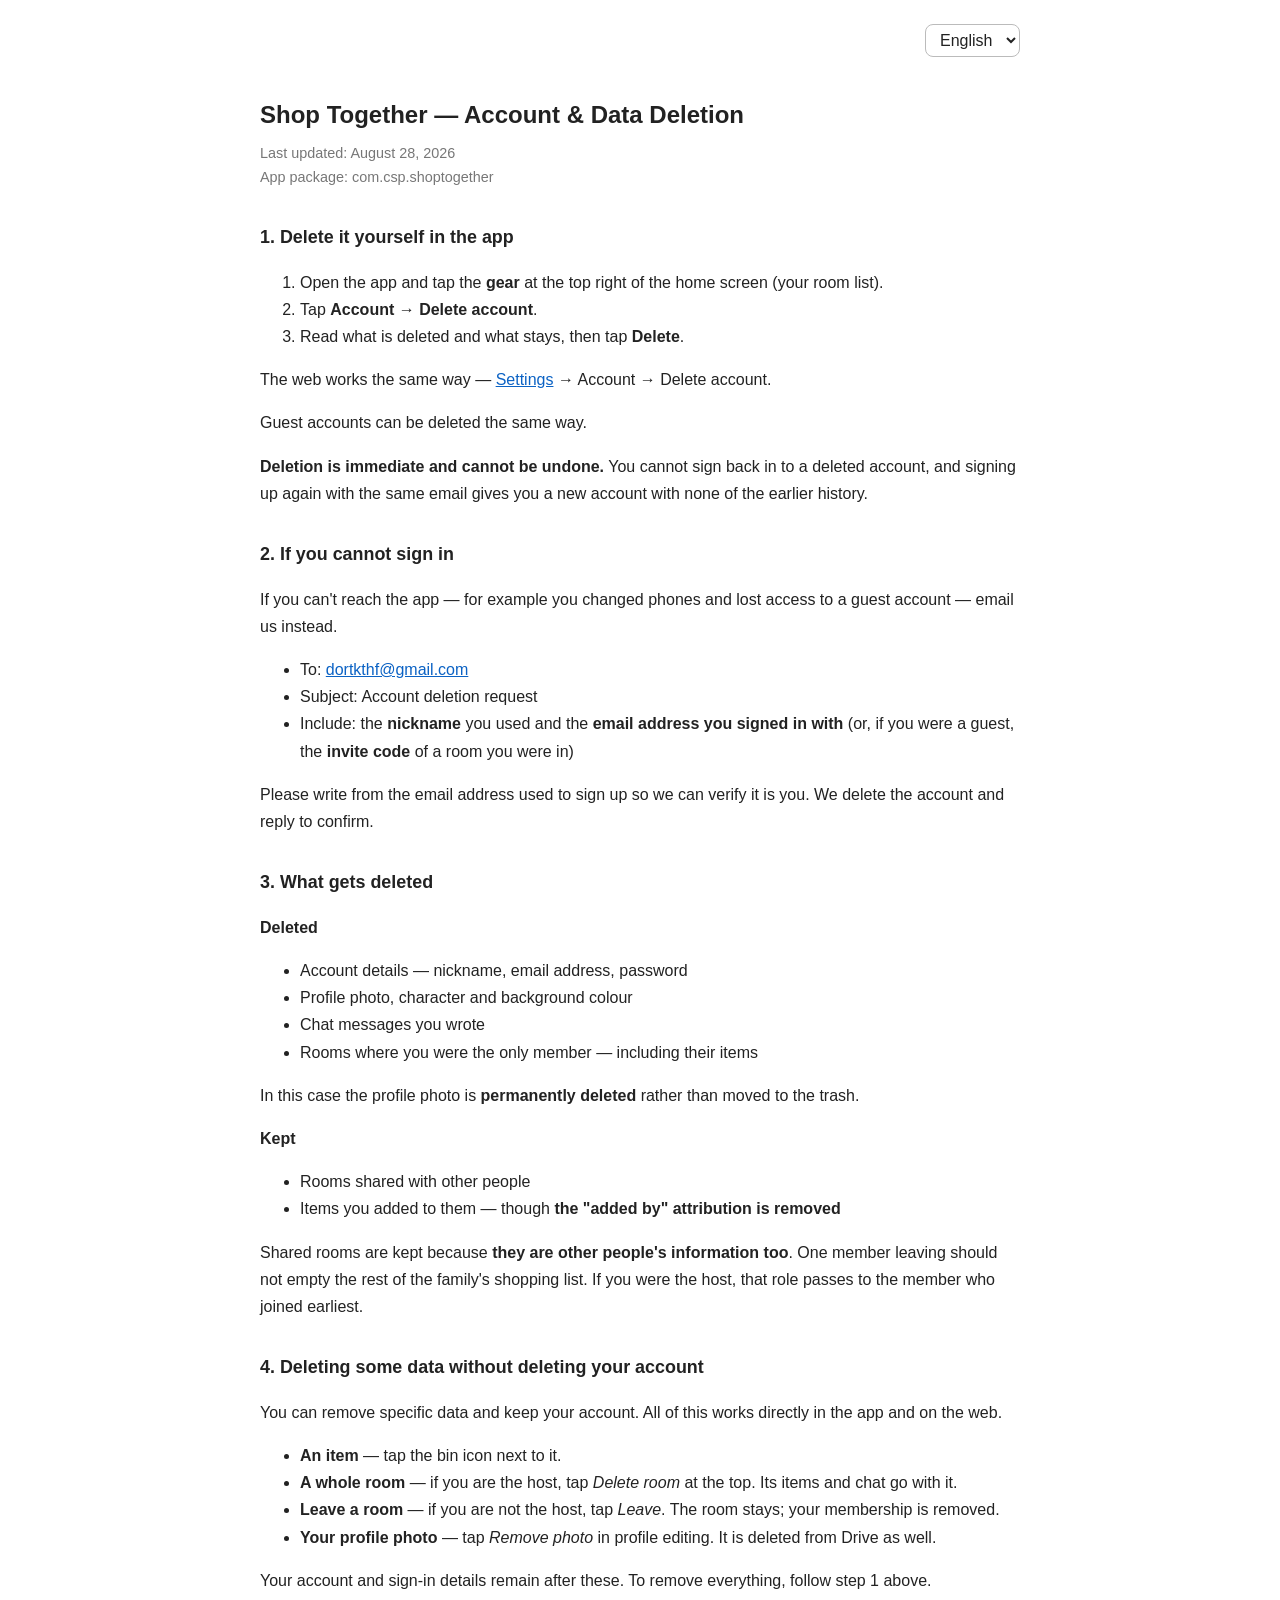
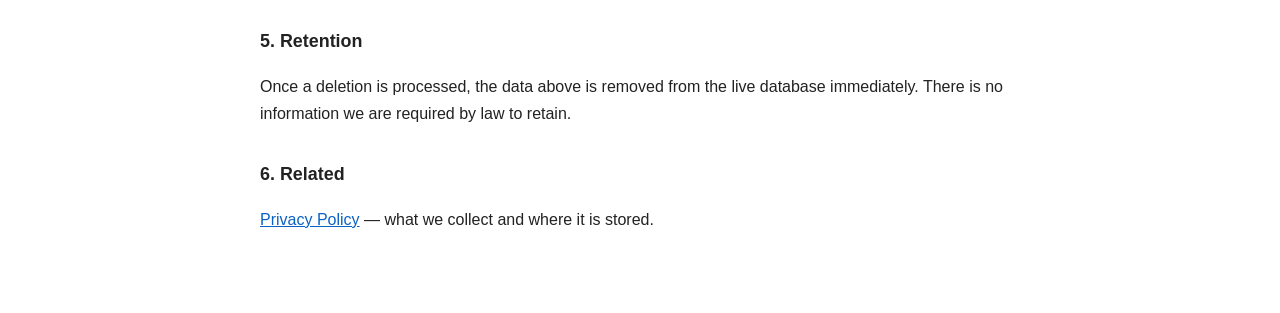
<file: shoptogether/delete-account.html>
<!DOCTYPE html>
<html lang="ko">
<head>
<meta charset="utf-8" />
<meta name="viewport" content="width=device-width, initial-scale=1" />
<title>Shop Together 계정 및 데이터 삭제</title>
<link rel="stylesheet" href="../privacy.css" />
</head>
<body>

<!--
  Play Console 의 "앱 콘텐츠 → 데이터 안전 → 데이터 삭제 요청 URL" 에 넣는 페이지다.

  ## 로그인을 걸지 않는 이유
  Play 는 이 URL 을 **앱을 설치하지 않은 사람도 열 수 있어야** 한다고 요구한다. 심사자도
  계정 없이 여기를 본다. 그래서 이 페이지는 방법을 알려주는 곳이고, 실제 삭제는 앱·웹의
  설정에서(로그인한 상태로) 일어난다.

  ## privacy.html 과 껍데기를 맞춘 이유
  같은 폴더에 나란히 있고 같은 사람이 이어서 읽는다. 한쪽만 언어 선택이 없거나 글꼴이
  다르면 급하게 붙인 페이지로 읽힌다. 스타일(../privacy.css)과 언어 전환 스크립트를
  그대로 쓴다 — 단, privacy.js 는 쓰지 않는다(그 파일의 문안 전제가 이 앱과 다르다).

  ## 여기 적은 내용의 출처
  전부 코드에서 확인한 동작이다. 방·품목·대화가 각각 다르게 처리되는 것은
  packages/backend/src/services/auth.service.ts 의 deleteAccount 에 있다.
-->

<div class="langbar">
  <select id="lang" aria-label="Language">
    <option value="ko">한국어</option>
    <option value="en">English</option>
  </select>
</div>

<main>
<!-- ───────────────────────────── 한국어 ───────────────────────────── -->
<section data-lang="ko">
  <h1>Shop Together 계정 및 데이터 삭제</h1>
  <p class="meta">
    <span>최종 수정: 2026년 8월 28일</span>
    <span>앱 패키지: com.csp.shoptogether</span>
  </p>

  <h2>1. 앱에서 직접 삭제하기</h2>
  <ol>
    <li>앱을 열고 홈(방 목록) 오른쪽 위의 <strong>톱니바퀴</strong>를 누릅니다.</li>
    <li><strong>계정 → 계정 삭제</strong>를 누릅니다.</li>
    <li>지워지는 것과 남는 것을 확인하고 <strong>삭제</strong>를 누릅니다.</li>
  </ol>
  <p>웹에서도 같습니다 —
  <a href="https://stg-web-omega.vercel.app/settings">설정</a> → 계정 → 계정 삭제.</p>
  <p>게스트로 이용 중인 계정도 같은 방법으로 지울 수 있습니다.</p>
  <p><strong>삭제는 즉시 처리되고 되돌릴 수 없습니다.</strong> 지운 계정으로는 다시 로그인할
  수 없으며, 같은 이메일로 새로 가입하면 이전 기록이 없는 새 계정이 됩니다.</p>

  <h2>2. 로그인할 수 없는 경우</h2>
  <p>기기를 바꿔 게스트 계정에 접근할 수 없는 등 앱에서 직접 지울 수 없다면 아래로 요청해
  주세요.</p>
  <ul>
    <li>받는 곳: <a href="mailto:dortkthf@gmail.com">dortkthf@gmail.com</a></li>
    <li>제목: 계정 삭제 요청</li>
    <li>내용: 앱에서 쓰던 <strong>닉네임</strong>과 <strong>로그인에 사용한 이메일 주소</strong>
        (게스트였다면 참여했던 방의 <strong>초대 코드</strong>)</li>
  </ul>
  <p>본인 확인을 위해 가입에 사용한 이메일 주소로 보내 주세요. 확인 후 처리하고 완료를
  회신합니다.</p>

  <h2>3. 무엇이 지워지나</h2>
  <p><strong>지워지는 것</strong></p>
  <ul>
    <li>계정 정보 — 닉네임, 이메일 주소, 비밀번호</li>
    <li>프로필 사진, 캐릭터·배경색 설정</li>
    <li>이용자가 쓴 채팅 메시지</li>
    <li>혼자 있던 방 — 그 방의 품목까지 함께</li>
  </ul>
  <p>프로필 사진은 이때 휴지통을 거치지 않고 <strong>완전히 삭제</strong>됩니다.</p>

  <p><strong>남는 것</strong></p>
  <ul>
    <li>다른 참여자가 있는 방</li>
    <li>그 방에 담아 둔 품목 — 다만 <strong>담은 사람 표시는 지워집니다</strong></li>
  </ul>
  <p>다른 사람이 함께 쓰는 방을 남기는 것은 <strong>그 방이 다른 이용자의 정보이기도
  하기 때문</strong>입니다. 한 사람이 탈퇴했다고 나머지 가족의 장보기 목록이 사라지면
  안 됩니다. 이용자가 방장이었다면 방장 역할은 남은 참여자 중 가장 먼저 들어온 사람에게
  넘어갑니다.</p>

  <h2>4. 계정을 지우지 않고 일부만 지우기</h2>
  <p>계정을 그대로 두고 특정 데이터만 지울 수 있습니다. 모두 앱과 웹에서 바로 됩니다.</p>
  <ul>
    <li><strong>품목</strong> — 품목 오른쪽의 휴지통을 누릅니다.</li>
    <li><strong>방 전체</strong> — 방장이라면 방 위쪽의 <em>방 삭제</em>. 그 방의 품목과
      대화가 함께 지워집니다.</li>
    <li><strong>방에서 나가기</strong> — 방장이 아니라면 <em>나가기</em>. 방은 남고
      이용자의 참여 기록만 빠집니다.</li>
    <li><strong>프로필 사진</strong> — 프로필 편집에서 <em>사진 내리기</em>.
      드라이브에서도 함께 지워집니다.</li>
  </ul>
  <p>이 방법으로는 계정과 로그인 정보가 남습니다. 전부 지우려면 위 1번을 따르세요.</p>

  <h2>5. 보관 기간</h2>
  <p>삭제가 처리되면 위 데이터는 운영 중인 데이터베이스에서 즉시 사라집니다. 법령에 따라
  보관해야 하는 정보는 없습니다.</p>

  <h2>6. 관련 문서</h2>
  <p><a href="privacy.html">개인정보처리방침</a> — 무엇을 수집하고 어디에 저장하는지.</p>
</section>

<!-- ───────────────────────────── English ───────────────────────────── -->
<section data-lang="en" hidden>
  <h1>Shop Together — Account &amp; Data Deletion</h1>
  <p class="meta">
    <span>Last updated: August 28, 2026</span>
    <span>App package: com.csp.shoptogether</span>
  </p>

  <h2>1. Delete it yourself in the app</h2>
  <ol>
    <li>Open the app and tap the <strong>gear</strong> at the top right of the home screen
        (your room list).</li>
    <li>Tap <strong>Account → Delete account</strong>.</li>
    <li>Read what is deleted and what stays, then tap <strong>Delete</strong>.</li>
  </ol>
  <p>The web works the same way —
  <a href="https://stg-web-omega.vercel.app/settings">Settings</a> → Account → Delete account.</p>
  <p>Guest accounts can be deleted the same way.</p>
  <p><strong>Deletion is immediate and cannot be undone.</strong> You cannot sign back in to a
  deleted account, and signing up again with the same email gives you a new account with none of
  the earlier history.</p>

  <h2>2. If you cannot sign in</h2>
  <p>If you can't reach the app — for example you changed phones and lost access to a guest
  account — email us instead.</p>
  <ul>
    <li>To: <a href="mailto:dortkthf@gmail.com">dortkthf@gmail.com</a></li>
    <li>Subject: Account deletion request</li>
    <li>Include: the <strong>nickname</strong> you used and the <strong>email address you signed
        in with</strong> (or, if you were a guest, the <strong>invite code</strong> of a room you
        were in)</li>
  </ul>
  <p>Please write from the email address used to sign up so we can verify it is you. We delete the
  account and reply to confirm.</p>

  <h2>3. What gets deleted</h2>
  <p><strong>Deleted</strong></p>
  <ul>
    <li>Account details — nickname, email address, password</li>
    <li>Profile photo, character and background colour</li>
    <li>Chat messages you wrote</li>
    <li>Rooms where you were the only member — including their items</li>
  </ul>
  <p>In this case the profile photo is <strong>permanently deleted</strong> rather than moved to
  the trash.</p>

  <p><strong>Kept</strong></p>
  <ul>
    <li>Rooms shared with other people</li>
    <li>Items you added to them — though <strong>the "added by" attribution is removed</strong></li>
  </ul>
  <p>Shared rooms are kept because <strong>they are other people's information too</strong>. One
  member leaving should not empty the rest of the family's shopping list. If you were the host,
  that role passes to the member who joined earliest.</p>

  <h2>4. Deleting some data without deleting your account</h2>
  <p>You can remove specific data and keep your account. All of this works directly in the
  app and on the web.</p>
  <ul>
    <li><strong>An item</strong> — tap the bin icon next to it.</li>
    <li><strong>A whole room</strong> — if you are the host, tap <em>Delete room</em> at the
      top. Its items and chat go with it.</li>
    <li><strong>Leave a room</strong> — if you are not the host, tap <em>Leave</em>. The room
      stays; your membership is removed.</li>
    <li><strong>Your profile photo</strong> — tap <em>Remove photo</em> in profile editing.
      It is deleted from Drive as well.</li>
  </ul>
  <p>Your account and sign-in details remain after these. To remove everything, follow step 1
  above.</p>

  <h2>5. Retention</h2>
  <p>Once a deletion is processed, the data above is removed from the live database immediately.
  There is no information we are required by law to retain.</p>

  <h2>6. Related</h2>
  <p><a href="privacy.html">Privacy Policy</a> — what we collect and where it is stored.</p>
</section>
</main>

<script>
  // privacy.html 과 같은 동작. 브라우저 언어로 시작하고, 고른 값은 기억한다.
  // 저장 키도 같은 'privacy-lang' 을 쓴다 — 방침에서 영어로 보던 사람이 이 페이지로
  // 넘어왔을 때 다시 고르게 만들 이유가 없다.
  (function () {
    var sel = document.getElementById('lang');
    var saved = null;
    try { saved = localStorage.getItem('privacy-lang'); } catch (e) {}
    var lang = saved || ((navigator.language || 'ko').toLowerCase().indexOf('ko') === 0 ? 'ko' : 'en');

    function show(l) {
      document.querySelectorAll('section[data-lang]').forEach(function (s) {
        s.hidden = s.getAttribute('data-lang') !== l;
      });
      document.documentElement.lang = l;
      sel.value = l;
      try { localStorage.setItem('privacy-lang', l); } catch (e) {}
    }
    sel.addEventListener('change', function () { show(sel.value); });
    show(lang);
  })();
</script>

</body>
</html>
</file>
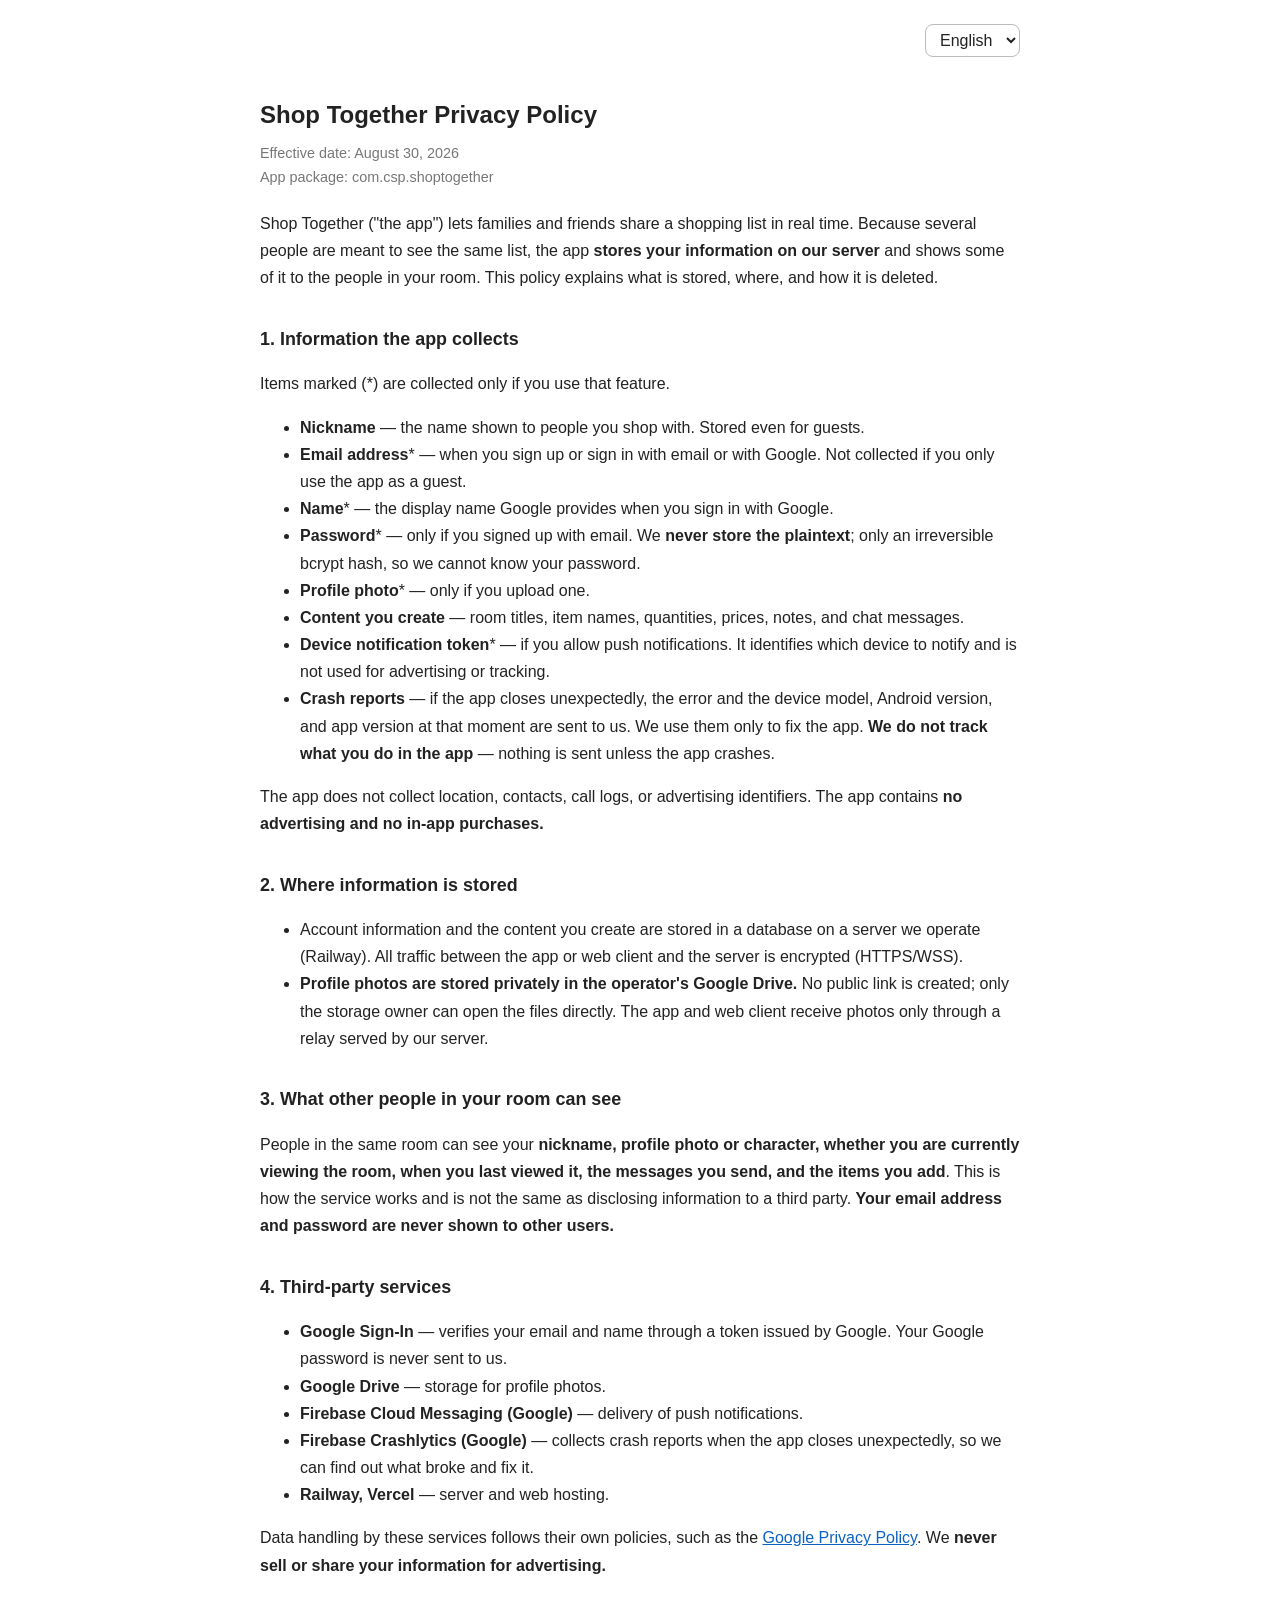
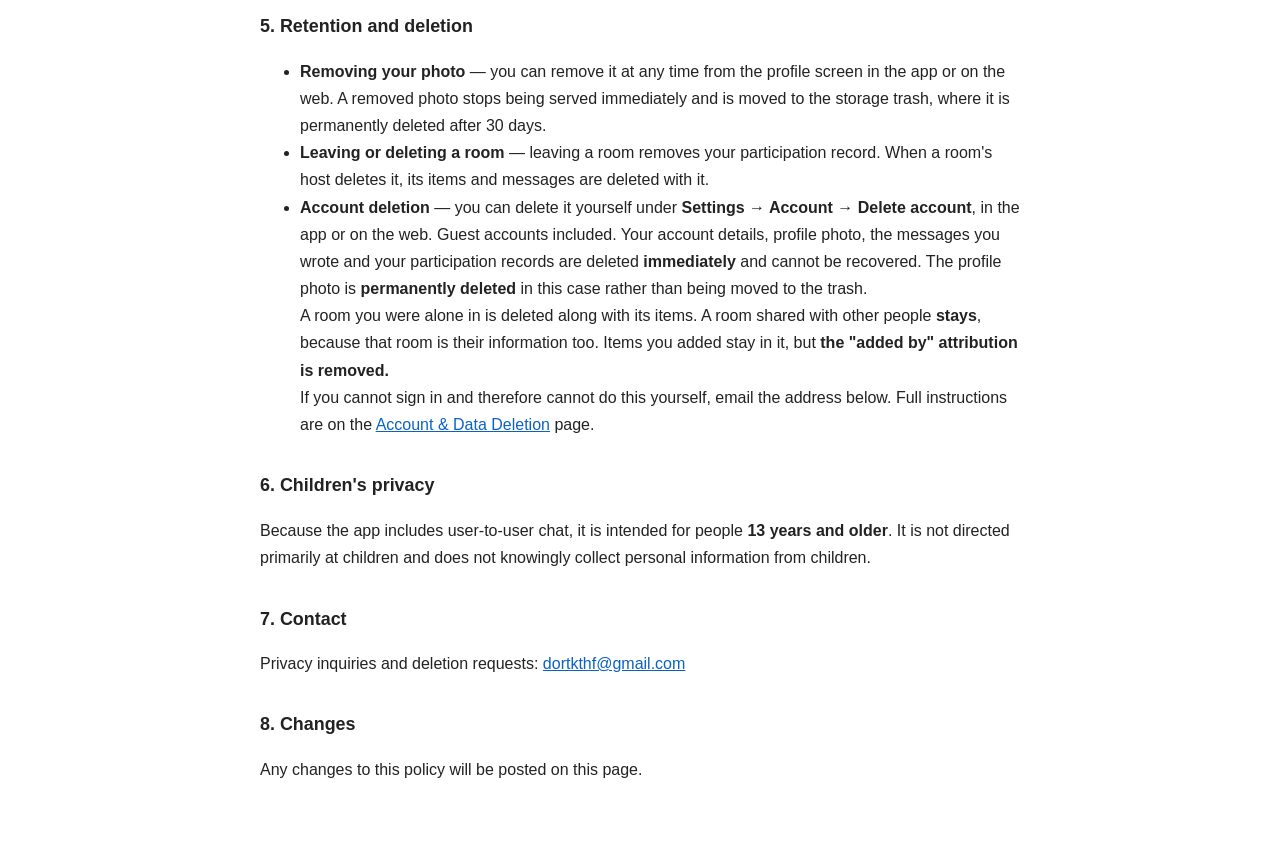
<file: shoptogether/privacy.html>
<!DOCTYPE html>
<html lang="ko">
<head>
<meta charset="utf-8" />
<meta name="viewport" content="width=device-width, initial-scale=1" />
<title>Shop Together 개인정보처리방침</title>
<link rel="stylesheet" href="../privacy.css" />
</head>
<body>

<!--
  ⚠ 이 페이지는 ../privacy.js 를 쓰지 않는다. 그 파일은 스스로 이렇게 못 박고 있다:

    "The sections assert: no account, no server of ours, saved data on the device only.
     An app that does not hold to that cannot use this file; it needs text of its own."

  Shop Together 는 세 가지 모두에 해당하지 않는다 — 계정이 있고, 우리 서버(Railway)가 있고,
  데이터는 서버와 Google Drive 에 저장된다. 공용 문안을 붙이면 '계정 없음·서버 없음'이라는
  사실과 다른 방침을 게시하게 된다. 스타일(../privacy.css)만 공유한다.

  본문은 코드에서 확인한 실제 동작만 적었다. 없는 기능을 있다고 쓰지 않는다 — 방침이
  바이너리보다 많은 것을 약속하는 쪽이 더 나쁜 실수다.

  2026-08-28: 앱·웹에 계정 삭제가 들어와 5항을 고쳤다. 예전 문안은 '이메일로 요청하면
  30일 이내'였는데, 이제는 설정에서 즉시 지워지고 같이 쓰는 방은 남는다. 기능이 바뀌면
  방침도 같이 바뀌어야 한다 — 반대 방향(방침이 앞서 나가는 것)만 문제인 게 아니다.

  2026-08-30: 1.0.0+5 에 Firebase Crashlytics 를 넣어 비정상 종료 기록을 수집한다.
  1항과 4항에 적었다. "앱이 죽었을 때만" 이라고 못 박은 이유는, 크래시 리포팅과 사용 행동
  분석을 같은 것으로 오해하기 쉽기 때문이다 — Analytics 는 넣지 않았고 화면 이동이나 클릭은
  보내지 않는다. Play 데이터 보안 양식도 같이 고쳐야 한다(배포/텍스트/앱-콘텐츠-선언.md).
-->

<div class="langbar">
  <select id="lang" aria-label="Language">
    <option value="ko">한국어</option>
    <option value="en">English</option>
  </select>
</div>

<main>
<!-- ───────────────────────────── 한국어 ───────────────────────────── -->
<section data-lang="ko">
  <h1>Shop Together 개인정보처리방침</h1>
  <p class="meta">
    <span>시행일: 2026년 8월 30일</span>
    <span>앱 패키지: com.csp.shoptogether</span>
  </p>

  <p>Shop Together(이하 "앱")는 가족·친구와 장보기 목록을 실시간으로 함께 쓰는 서비스입니다.
  여러 사람이 같은 목록을 보는 것이 앱의 목적이므로, 앱은 이용자의 정보를 <strong>당사 서버에
  저장</strong>하고 같은 방에 있는 사람에게 일부를 보여줍니다. 본 방침은 무엇을 저장하고 어디에
  두는지, 어떻게 지우는지 설명합니다.</p>

  <h2>1. 수집하는 정보</h2>
  <p>앱은 아래 정보를 수집합니다. 별표(*)가 붙은 것은 해당 기능을 쓸 때만 수집됩니다.</p>
  <ul>
    <li><strong>닉네임</strong> — 함께 장보는 사람에게 표시되는 이름입니다. 게스트로 시작하는
        경우에도 저장됩니다.</li>
    <li><strong>이메일 주소</strong>* — 이메일로 가입·로그인하거나 Google 계정으로 로그인할 때.
        게스트로만 쓰면 수집하지 않습니다.</li>
    <li><strong>이름</strong>* — Google 계정으로 로그인할 때 Google 이 제공하는 표시 이름.</li>
    <li><strong>비밀번호</strong>* — 이메일로 가입한 경우에만. <strong>원문을 저장하지 않고</strong>
        되돌릴 수 없는 해시(bcrypt)로만 보관하므로 당사도 원래 비밀번호를 알 수 없습니다.</li>
    <li><strong>프로필 사진</strong>* — 직접 올린 경우에만.</li>
    <li><strong>이용자가 만든 내용</strong> — 방 제목, 품목 이름·수량·가격·메모, 채팅 메시지.</li>
    <li><strong>기기 알림 토큰</strong>* — 푸시 알림을 허용한 경우. 어느 기기로 알림을 보낼지
        가리키는 값이며, 광고나 추적에 쓰지 않습니다.</li>
    <li><strong>비정상 종료 기록</strong> — 앱이 예기치 않게 종료되면 오류 내용과 그때의
        기기 모델·안드로이드 버전·앱 버전이 전송됩니다. 앱을 고치는 데에만 씁니다.
        <strong>평소 사용 기록(어느 화면을 봤는지, 무엇을 눌렀는지)은 수집하지 않습니다</strong> —
        앱이 죽었을 때만 보냅니다.</li>
  </ul>
  <p>앱은 위치 정보, 연락처, 통화 기록, 광고 식별자를 수집하지 않습니다.
  앱에는 <strong>광고가 없고 인앱 결제도 없습니다.</strong></p>

  <h2>2. 정보를 어디에 저장하는가</h2>
  <ul>
    <li>계정 정보와 이용자가 만든 내용은 당사가 운영하는 서버(Railway)의 데이터베이스에
        저장됩니다. 앱·웹과 서버 사이의 통신은 모두 암호화됩니다(HTTPS/WSS).</li>
    <li><strong>프로필 사진은 운영자의 Google Drive 에 비공개로 저장됩니다.</strong> 링크를
        공개하지 않으며, 파일을 직접 열 수 있는 사람은 저장소 소유자뿐입니다. 앱과 웹은 서버가
        중계해 주는 경로로만 사진을 받아 갑니다.</li>
  </ul>

  <h2>3. 함께 쓰는 사람에게 보이는 정보</h2>
  <p>같은 방에 참여한 사람에게는 이용자의 <strong>닉네임, 프로필 사진 또는 캐릭터, 지금 방을
  보고 있는지 여부, 마지막으로 방을 본 시각, 주고받은 메시지, 담은 품목</strong>이 보입니다.
  이는 서비스가 성립하기 위한 기능이며, 제3자에게 정보를 제공하는 것과는 다릅니다.
  <strong>이메일 주소와 비밀번호는 다른 이용자에게 보이지 않습니다.</strong></p>

  <h2>4. 제3자 서비스</h2>
  <ul>
    <li><strong>Google 로그인</strong> — Google 계정으로 로그인하면 Google 이 발급한 인증
        토큰으로 이메일과 이름을 확인합니다. 비밀번호는 당사에 전달되지 않습니다.</li>
    <li><strong>Google Drive</strong> — 프로필 사진 저장소로 사용합니다.</li>
    <li><strong>Firebase Cloud Messaging (Google)</strong> — 푸시 알림 전달.</li>
    <li><strong>Firebase Crashlytics (Google)</strong> — 앱이 비정상 종료됐을 때 오류 기록
        수집. 무엇이 깨졌는지 알아야 고칠 수 있어서 씁니다.</li>
    <li><strong>Railway, Vercel</strong> — 서버와 웹 호스팅.</li>
  </ul>
  <p>위 서비스의 데이터 처리는 <a href="https://policies.google.com/privacy" rel="noopener">Google
  개인정보처리방침</a> 등 각 제공자의 방침을 따릅니다. 당사는 <strong>어떤 정보도 광고 목적으로
  제3자에게 판매하거나 제공하지 않습니다.</strong></p>

  <h2>5. 보관 기간과 삭제</h2>
  <ul>
    <li><strong>프로필 사진 내리기</strong> — 앱·웹의 프로필 화면에서 언제든 내릴 수 있습니다.
        내린 사진은 즉시 열람이 차단되고 저장소 휴지통으로 이동해 30일 뒤 완전히 사라집니다.</li>
    <li><strong>방 나가기·삭제</strong> — 방에서 나가면 참여 기록이 지워집니다. 방장이 방을
        삭제하면 그 방의 품목과 대화가 함께 삭제됩니다.</li>
    <li><strong>계정 삭제</strong> — 앱과 웹의 <strong>설정 → 계정 → 계정 삭제</strong>에서
        직접 지울 수 있습니다. 게스트 계정도 같습니다. 삭제하면 계정 정보와 프로필 사진,
        이용자가 쓴 메시지, 참여 기록이 <strong>즉시</strong> 지워지고 되돌릴 수 없습니다.
        이때 프로필 사진은 휴지통을 거치지 않고 <strong>완전히 삭제</strong>됩니다.
        <br />혼자 있던 방은 그 방의 품목과 함께 삭제됩니다. 다른 참여자가 있는 방은
        <strong>남습니다</strong> — 그 방은 다른 이용자의 정보이기도 하기 때문입니다. 이용자가
        담아 둔 품목도 그 방에 남되 <strong>담은 사람 표시는 지워집니다.</strong>
        <br />앱에 로그인할 수 없어 직접 지울 수 없는 경우 아래 문의 이메일로 요청해 주세요.
        자세한 안내는 <a href="delete-account.html">계정 및 데이터 삭제</a> 페이지에 있습니다.</li>
  </ul>

  <h2>6. 아동의 개인정보</h2>
  <p>앱은 이용자 간 채팅 기능이 있어 <strong>만 13세 이상</strong>을 대상으로 합니다.
  아동을 주 대상으로 하지 않으며 아동의 개인정보를 고의로 수집하지 않습니다.</p>

  <h2>7. 문의</h2>
  <p>개인정보 관련 문의 및 삭제 요청: <a href="mailto:dortkthf@gmail.com">dortkthf@gmail.com</a></p>

  <h2>8. 방침 변경</h2>
  <p>본 방침이 변경되는 경우 이 페이지를 통해 공지합니다.</p>
</section>

<!-- ───────────────────────────── English ───────────────────────────── -->
<section data-lang="en" hidden>
  <h1>Shop Together Privacy Policy</h1>
  <p class="meta">
    <span>Effective date: August 30, 2026</span>
    <span>App package: com.csp.shoptogether</span>
  </p>

  <p>Shop Together ("the app") lets families and friends share a shopping list in real time.
  Because several people are meant to see the same list, the app <strong>stores your information on
  our server</strong> and shows some of it to the people in your room. This policy explains what is
  stored, where, and how it is deleted.</p>

  <h2>1. Information the app collects</h2>
  <p>Items marked (*) are collected only if you use that feature.</p>
  <ul>
    <li><strong>Nickname</strong> — the name shown to people you shop with. Stored even for guests.</li>
    <li><strong>Email address</strong>* — when you sign up or sign in with email or with Google.
        Not collected if you only use the app as a guest.</li>
    <li><strong>Name</strong>* — the display name Google provides when you sign in with Google.</li>
    <li><strong>Password</strong>* — only if you signed up with email. We <strong>never store the
        plaintext</strong>; only an irreversible bcrypt hash, so we cannot know your password.</li>
    <li><strong>Profile photo</strong>* — only if you upload one.</li>
    <li><strong>Content you create</strong> — room titles, item names, quantities, prices, notes,
        and chat messages.</li>
    <li><strong>Device notification token</strong>* — if you allow push notifications. It identifies
        which device to notify and is not used for advertising or tracking.</li>
    <li><strong>Crash reports</strong> — if the app closes unexpectedly, the error and the device
        model, Android version, and app version at that moment are sent to us. We use them only to
        fix the app. <strong>We do not track what you do in the app</strong> — nothing is sent
        unless the app crashes.</li>
  </ul>
  <p>The app does not collect location, contacts, call logs, or advertising identifiers.
  The app contains <strong>no advertising and no in-app purchases.</strong></p>

  <h2>2. Where information is stored</h2>
  <ul>
    <li>Account information and the content you create are stored in a database on a server we
        operate (Railway). All traffic between the app or web client and the server is encrypted
        (HTTPS/WSS).</li>
    <li><strong>Profile photos are stored privately in the operator's Google Drive.</strong> No
        public link is created; only the storage owner can open the files directly. The app and web
        client receive photos only through a relay served by our server.</li>
  </ul>

  <h2>3. What other people in your room can see</h2>
  <p>People in the same room can see your <strong>nickname, profile photo or character, whether you
  are currently viewing the room, when you last viewed it, the messages you send, and the items you
  add</strong>. This is how the service works and is not the same as disclosing information to a
  third party. <strong>Your email address and password are never shown to other users.</strong></p>

  <h2>4. Third-party services</h2>
  <ul>
    <li><strong>Google Sign-In</strong> — verifies your email and name through a token issued by
        Google. Your Google password is never sent to us.</li>
    <li><strong>Google Drive</strong> — storage for profile photos.</li>
    <li><strong>Firebase Cloud Messaging (Google)</strong> — delivery of push notifications.</li>
    <li><strong>Firebase Crashlytics (Google)</strong> — collects crash reports when the app
        closes unexpectedly, so we can find out what broke and fix it.</li>
    <li><strong>Railway, Vercel</strong> — server and web hosting.</li>
  </ul>
  <p>Data handling by these services follows their own policies, such as the
  <a href="https://policies.google.com/privacy" rel="noopener">Google Privacy Policy</a>.
  We <strong>never sell or share your information for advertising.</strong></p>

  <h2>5. Retention and deletion</h2>
  <ul>
    <li><strong>Removing your photo</strong> — you can remove it at any time from the profile screen
        in the app or on the web. A removed photo stops being served immediately and is moved to the
        storage trash, where it is permanently deleted after 30 days.</li>
    <li><strong>Leaving or deleting a room</strong> — leaving a room removes your participation
        record. When a room's host deletes it, its items and messages are deleted with it.</li>
    <li><strong>Account deletion</strong> — you can delete it yourself under
        <strong>Settings → Account → Delete account</strong>, in the app or on the web. Guest
        accounts included. Your account details, profile photo, the messages you wrote and your
        participation records are deleted <strong>immediately</strong> and cannot be recovered.
        The profile photo is <strong>permanently deleted</strong> in this case rather than being
        moved to the trash.
        <br />A room you were alone in is deleted along with its items. A room shared with other
        people <strong>stays</strong>, because that room is their information too. Items you added
        stay in it, but <strong>the "added by" attribution is removed.</strong>
        <br />If you cannot sign in and therefore cannot do this yourself, email the address below.
        Full instructions are on the <a href="delete-account.html">Account &amp; Data Deletion</a>
        page.</li>
  </ul>

  <h2>6. Children's privacy</h2>
  <p>Because the app includes user-to-user chat, it is intended for people
  <strong>13 years and older</strong>. It is not directed primarily at children and does not
  knowingly collect personal information from children.</p>

  <h2>7. Contact</h2>
  <p>Privacy inquiries and deletion requests:
  <a href="mailto:dortkthf@gmail.com">dortkthf@gmail.com</a></p>

  <h2>8. Changes</h2>
  <p>Any changes to this policy will be posted on this page.</p>
</section>
</main>

<script>
  // 브라우저 언어로 시작하고, 고른 값은 기억한다. 스토어 심사자가 영어권이면 영어로
  // 열리는 편이 낫고, 한국 이용자에게는 한국어가 먼저 보여야 한다.
  (function () {
    var sel = document.getElementById('lang');
    var saved = null;
    try { saved = localStorage.getItem('privacy-lang'); } catch (e) {}
    var lang = saved || ((navigator.language || 'ko').toLowerCase().indexOf('ko') === 0 ? 'ko' : 'en');

    function show(l) {
      document.querySelectorAll('section[data-lang]').forEach(function (s) {
        s.hidden = s.getAttribute('data-lang') !== l;
      });
      document.documentElement.lang = l;
      sel.value = l;
      try { localStorage.setItem('privacy-lang', l); } catch (e) {}
    }
    sel.addEventListener('change', function () { show(sel.value); });
    show(lang);
  })();
</script>

</body>
</html>
</file>
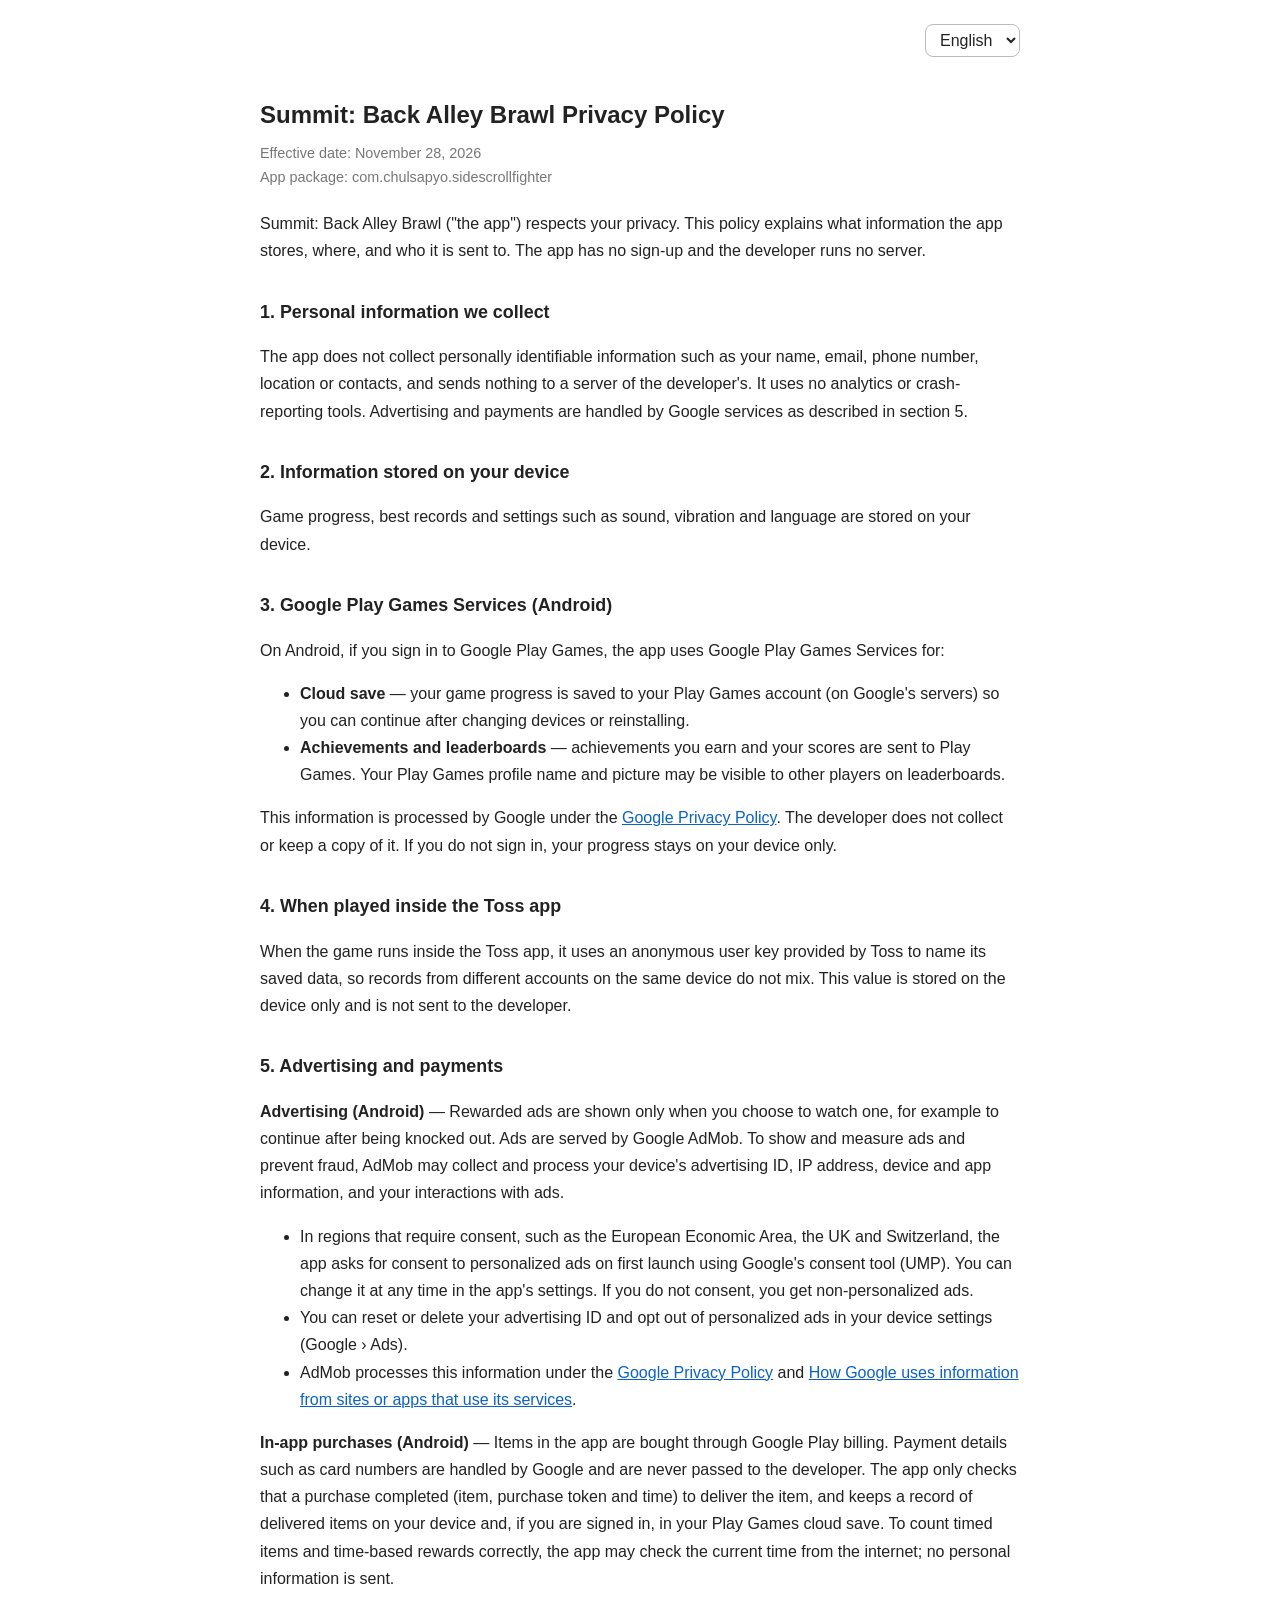
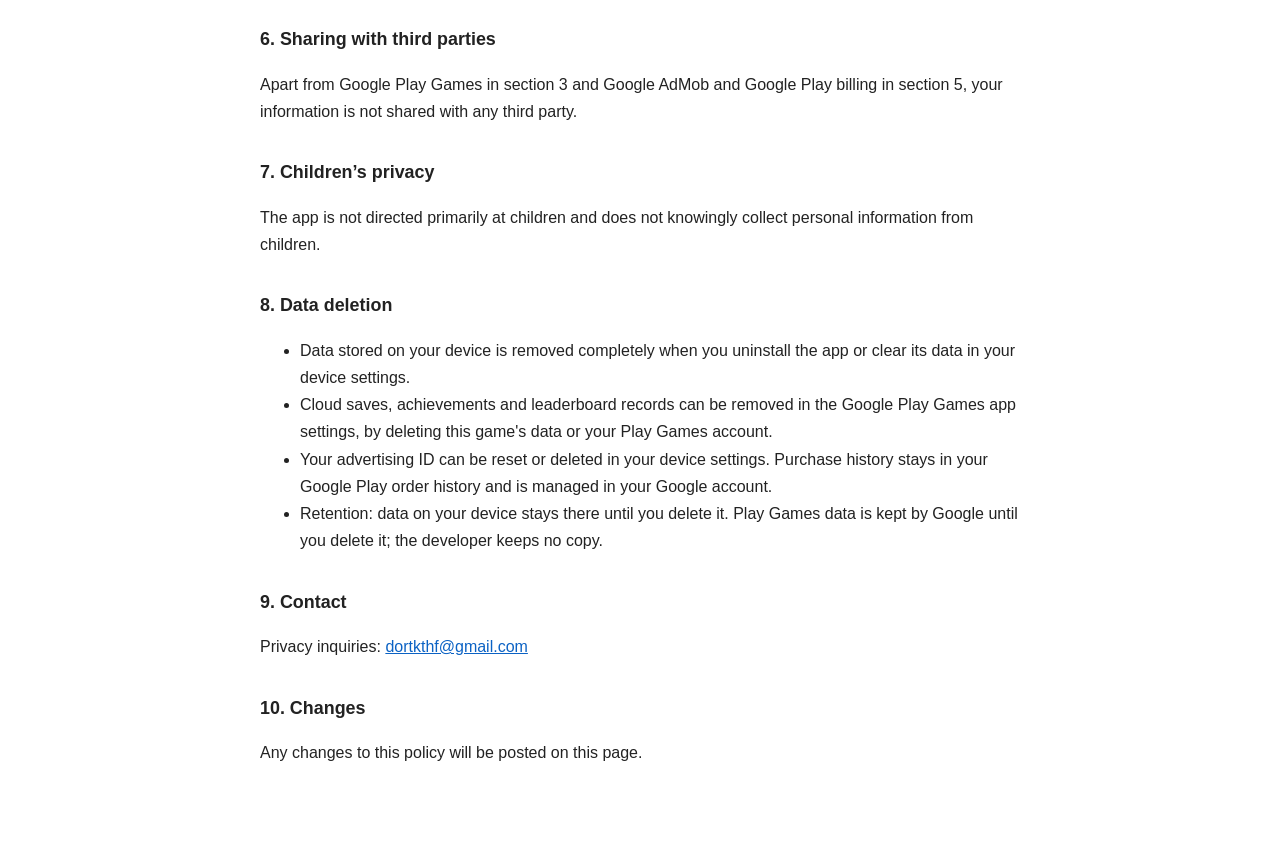
<file: summit/privacy.html>
<!DOCTYPE html>
<html lang="ko">
<head>
<meta charset="utf-8" />
<meta name="viewport" content="width=device-width, initial-scale=1" />
<title>정점: 골목 격투 개인정보처리방침</title>
<link rel="stylesheet" href="../privacy.css" />
</head>
<body>

<!--
  ⚠ 이 페이지는 ../privacy.js 를 쓰지 않는다. 그 공용 문안은 "저장 데이터는 기기 안에만, 서버로 보내지 않음"을
  못 박는데, 정점은 구글 플레이 게임즈 서비스(play-services-games-v2)로 진행 상황을 클라우드에 저장하고
  업적·순위표 점수를 올린다. 사실과 다른 방침이 되므로 본문은 따로 쓰고 스타일과 언어 고르기만 같이 쓴다.

  본문은 코드(github.com/dortkthf/fighter, 2026-11-20)에서 확인한 실제 동작만 적었다.
  - 권한: INTERNET, VIBRATE 뿐. 광고·분석·비정상 종료 수집 SDK 없음, 개발자 서버 없음.
  - 밖으로 나가는 것: 플레이 게임즈 로그인 시 클라우드 저장(CloudSavePlugin), 업적·순위표.
  - 인앱 결제는 기획만 있고 아직 들어가지 않았다. 넣는 판에서 이 방침을 먼저 고친다.
-->

<div class="langbar">
  <select id="lang" aria-label="Language">
    <option value="ko">한국어</option>
    <option value="en">English</option>
  </select>
</div>

<main>
<!-- ───────────────────────────── 한국어 ───────────────────────────── -->
<section data-lang="ko">
  <h1>정점: 골목 격투 개인정보처리방침</h1>
  <p class="meta">
    <span>시행일: 2026년 11월 28일</span>
    <span>앱 패키지: com.chulsapyo.sidescrollfighter</span>
  </p>

  <p>정점: 골목 격투(이하 "앱")는 이용자의 개인정보를 소중하게 생각합니다. 이 방침은 앱이 어떤 정보를
  어디에 저장하고 누구에게 보내는지 설명합니다. 앱은 회원가입이 없고 개발자의 서버가 없습니다.</p>

  <h2>1. 수집하는 개인정보</h2>
  <p>앱은 이름·이메일·전화번호·위치·연락처 등 개인 식별 정보를 수집하지 않으며, 개발자의 서버로 어떤 정보도
  보내지 않습니다. 분석·비정상 종료 수집 도구를 쓰지 않습니다. 광고와 결제는 아래 5번처럼 구글의 서비스로 처리합니다.</p>

  <h2>2. 기기에 저장하는 정보</h2>
  <p>게임 진행 상황, 최고 기록, 소리·진동·언어 같은 설정을 이용자의 기기에 저장합니다.</p>

  <h2>3. 구글 플레이 게임즈 서비스(안드로이드)</h2>
  <p>안드로이드 앱에서 이용자가 구글 플레이 게임즈에 로그인하면 다음 기능에 구글 플레이 게임즈 서비스를 씁니다.</p>
  <ul>
    <li><strong>클라우드 저장</strong> — 게임 진행 상황을 이용자의 플레이 게임즈 계정(구글 서버)에 저장해, 기기를
        바꾸거나 앱을 다시 설치해도 이어서 할 수 있게 합니다.</li>
    <li><strong>업적과 순위표</strong> — 달성한 업적과 점수를 플레이 게임즈에 올립니다. 순위표에는 이용자의 플레이
        게임즈 프로필 이름과 사진이 다른 이용자에게 보일 수 있습니다.</li>
  </ul>
  <p>이 정보는 구글이 처리하며 <a href="https://policies.google.com/privacy" rel="noopener">구글 개인정보처리방침</a>을
  따릅니다. 개발자는 이 정보를 따로 모으거나 보관하지 않습니다. 로그인하지 않으면 진행 상황은 기기에만 저장됩니다.</p>

  <h2>4. 토스 앱 안에서 이용하는 경우</h2>
  <p>토스 앱 안에서 실행하면, 같은 기기의 다른 계정과 기록이 섞이지 않도록 토스가 제공하는 익명 사용자 키를 저장
  이름에 씁니다. 이 값은 기기에만 저장되며 개발자에게 보내지 않습니다.</p>

  <h2>5. 광고와 결제</h2>
  <p><strong>광고(안드로이드)</strong> — 쓰러진 뒤 이어하기처럼 이용자가 직접 고른 경우에만 보상형 광고를 보여 줍니다.
  광고는 구글 애드몹(Google AdMob)이 제공합니다. 애드몹은 광고를 보여 주고 효과를 재고 부정 사용을 막기 위해 기기의
  광고 ID, IP 주소, 기기·앱 정보, 광고를 보거나 누른 기록을 수집·처리할 수 있습니다.</p>
  <ul>
    <li>유럽경제지역·영국·스위스처럼 동의가 필요한 지역에서는 처음 실행할 때 구글의 동의 도구(UMP)로 맞춤 광고 동의를 묻고,
        앱 설정에서 언제든 바꿀 수 있습니다. 동의하지 않으면 맞춤이 아닌 광고가 나옵니다.</li>
    <li>기기 설정(Google › 광고)에서 광고 ID를 재설정하거나 삭제하고 맞춤 광고를 끌 수 있습니다.</li>
    <li>애드몹의 정보 처리는 <a href="https://policies.google.com/privacy" rel="noopener">구글 개인정보처리방침</a>과
        <a href="https://policies.google.com/technologies/partner-sites" rel="noopener">구글 파트너 사이트·앱에서의 정보 사용 방식</a>을 따릅니다.</li>
  </ul>
  <p><strong>인앱 결제(안드로이드)</strong> — 앱 안의 상품은 Google Play 결제로 삽니다. 카드 번호 같은 결제 정보는 구글이
  처리하며 개발자에게 전달되지 않습니다. 앱은 구매가 끝났는지(상품, 구매 확인 값, 시각)만 확인해 상품을 지급하고, 지급
  기록을 기기와(로그인한 경우) 플레이 게임즈 클라우드 저장에 남깁니다. 기간이 있는 상품과 시간 보상을 바르게 세기 위해
  인터넷 시각을 확인할 수 있으며, 이때 개인 정보는 보내지 않습니다.</p>

  <h2>6. 제3자 제공</h2>
  <p>위 3번의 구글 플레이 게임즈, 5번의 구글 애드몹과 Google Play 결제 말고는 이용자의 정보를 제3자에게 제공하지 않습니다.</p>

  <h2>7. 아동의 개인정보</h2>
  <p>앱은 아동을 주 대상으로 하지 않으며, 아동의 개인정보를 고의로 수집하지 않습니다.</p>

  <h2>8. 데이터 삭제</h2>
  <ul>
    <li>기기에 저장된 데이터는 앱을 삭제하거나 기기 설정에서 앱 데이터를 지우면 완전히 삭제됩니다.</li>
    <li>클라우드 저장·업적·순위표 기록은 구글 플레이 게임즈 앱의 설정에서 이 게임의 데이터를 지우거나 플레이 게임즈
        계정을 삭제해 지울 수 있습니다.</li>
    <li>광고 ID는 기기 설정에서 재설정하거나 삭제할 수 있습니다. 구매 내역은 Google Play 주문 내역에 남으며 구글 계정에서 관리합니다.</li>
    <li>보관 기간: 기기의 데이터는 이용자가 지울 때까지 기기에 남습니다. 플레이 게임즈의 데이터는 구글이 보관하며 이용자가 지울 때까지 남고,
        개발자는 사본을 따로 보관하지 않습니다.</li>
  </ul>

  <h2>9. 문의</h2>
  <p>개인정보 관련 문의: <a href="mailto:dortkthf@gmail.com">dortkthf@gmail.com</a></p>

  <h2>10. 방침 변경</h2>
  <p>이 방침이 바뀌면 이 페이지에 알립니다.</p>
</section>

<!-- ───────────────────────────── English ───────────────────────────── -->
<section data-lang="en" hidden>
  <h1>Summit: Back Alley Brawl Privacy Policy</h1>
  <p class="meta">
    <span>Effective date: November 28, 2026</span>
    <span>App package: com.chulsapyo.sidescrollfighter</span>
  </p>

  <p>Summit: Back Alley Brawl ("the app") respects your privacy. This policy explains what information the app
  stores, where, and who it is sent to. The app has no sign-up and the developer runs no server.</p>

  <h2>1. Personal information we collect</h2>
  <p>The app does not collect personally identifiable information such as your name, email, phone number, location
  or contacts, and sends nothing to a server of the developer's. It uses no analytics or crash-reporting tools.
  Advertising and payments are handled by Google services as described in section 5.</p>

  <h2>2. Information stored on your device</h2>
  <p>Game progress, best records and settings such as sound, vibration and language are stored on your device.</p>

  <h2>3. Google Play Games Services (Android)</h2>
  <p>On Android, if you sign in to Google Play Games, the app uses Google Play Games Services for:</p>
  <ul>
    <li><strong>Cloud save</strong> — your game progress is saved to your Play Games account (on Google's servers) so
        you can continue after changing devices or reinstalling.</li>
    <li><strong>Achievements and leaderboards</strong> — achievements you earn and your scores are sent to Play Games.
        Your Play Games profile name and picture may be visible to other players on leaderboards.</li>
  </ul>
  <p>This information is processed by Google under the
  <a href="https://policies.google.com/privacy" rel="noopener">Google Privacy Policy</a>. The developer does not
  collect or keep a copy of it. If you do not sign in, your progress stays on your device only.</p>

  <h2>4. When played inside the Toss app</h2>
  <p>When the game runs inside the Toss app, it uses an anonymous user key provided by Toss to name its saved data,
  so records from different accounts on the same device do not mix. This value is stored on the device only and is
  not sent to the developer.</p>

  <h2>5. Advertising and payments</h2>
  <p><strong>Advertising (Android)</strong> — Rewarded ads are shown only when you choose to watch one, for example to
  continue after being knocked out. Ads are served by Google AdMob. To show and measure ads and prevent fraud, AdMob may
  collect and process your device's advertising ID, IP address, device and app information, and your interactions with
  ads.</p>
  <ul>
    <li>In regions that require consent, such as the European Economic Area, the UK and Switzerland, the app asks for
        consent to personalized ads on first launch using Google's consent tool (UMP). You can change it at any time in
        the app's settings. If you do not consent, you get non-personalized ads.</li>
    <li>You can reset or delete your advertising ID and opt out of personalized ads in your device settings
        (Google › Ads).</li>
    <li>AdMob processes this information under the <a href="https://policies.google.com/privacy" rel="noopener">Google
        Privacy Policy</a> and <a href="https://policies.google.com/technologies/partner-sites" rel="noopener">How Google
        uses information from sites or apps that use its services</a>.</li>
  </ul>
  <p><strong>In-app purchases (Android)</strong> — Items in the app are bought through Google Play billing. Payment
  details such as card numbers are handled by Google and are never passed to the developer. The app only checks that a
  purchase completed (item, purchase token and time) to deliver the item, and keeps a record of delivered items on your
  device and, if you are signed in, in your Play Games cloud save. To count timed items and time-based rewards correctly,
  the app may check the current time from the internet; no personal information is sent.</p>

  <h2>6. Sharing with third parties</h2>
  <p>Apart from Google Play Games in section 3 and Google AdMob and Google Play billing in section 5, your information
  is not shared with any third party.</p>

  <h2>7. Children’s privacy</h2>
  <p>The app is not directed primarily at children and does not knowingly collect personal information from
  children.</p>

  <h2>8. Data deletion</h2>
  <ul>
    <li>Data stored on your device is removed completely when you uninstall the app or clear its data in your device
        settings.</li>
    <li>Cloud saves, achievements and leaderboard records can be removed in the Google Play Games app settings, by
        deleting this game's data or your Play Games account.</li>
    <li>Your advertising ID can be reset or deleted in your device settings. Purchase history stays in your Google Play
        order history and is managed in your Google account.</li>
    <li>Retention: data on your device stays there until you delete it. Play Games data is kept by Google until you
        delete it; the developer keeps no copy.</li>
  </ul>

  <h2>9. Contact</h2>
  <p>Privacy inquiries: <a href="mailto:dortkthf@gmail.com">dortkthf@gmail.com</a></p>

  <h2>10. Changes</h2>
  <p>Any changes to this policy will be posted on this page.</p>
</section>
</main>

<script>
  // 브라우저 언어로 시작하고, 고른 값은 기억한다(심사자가 영어권이면 영어로 열린다).
  (function () {
    var sel = document.getElementById('lang');
    var saved = null;
    try { saved = localStorage.getItem('privacy-lang'); } catch (e) {}
    var lang = saved || ((navigator.language || 'ko').toLowerCase().indexOf('ko') === 0 ? 'ko' : 'en');
    if (lang !== 'ko' && lang !== 'en') lang = 'en';

    function show(l) {
      document.querySelectorAll('section[data-lang]').forEach(function (s) {
        s.hidden = s.getAttribute('data-lang') !== l;
      });
      document.documentElement.lang = l;
      sel.value = l;
      try { localStorage.setItem('privacy-lang', l); } catch (e) {}
    }
    sel.addEventListener('change', function () { show(sel.value); });
    show(lang);
  })();
</script>

</body>
</html>
</file>
<file: privacy.css>
body { font-family: -apple-system, "Segoe UI", "Malgun Gothic", sans-serif; max-width: 760px;
       margin: 0 auto; padding: 24px 16px 64px; line-height: 1.7; color: #222; }
h1 { font-size: 1.5em; margin-top: 1.6em; margin-bottom: 0.2em; }
h2 { font-size: 1.12em; margin-top: 1.8em; }
.langbar { display: flex; justify-content: flex-end; }
select { font: inherit; padding: 6px 10px; border-radius: 8px; border: 1px solid #bbb;
         background: #fff; color: inherit; }
a { color: #0b62c4; }
.meta { color: #777; font-size: 0.9em; margin: 0 0 1.4em; }
.meta span { display: block; }
@media (prefers-color-scheme: dark) {
  body { background: #111; color: #ddd; }
  select { background: #1c1c1c; color: #ddd; border-color: #444; }
  a { color: #6db3ff; }
  .meta { color: #999; }
}
</file>
